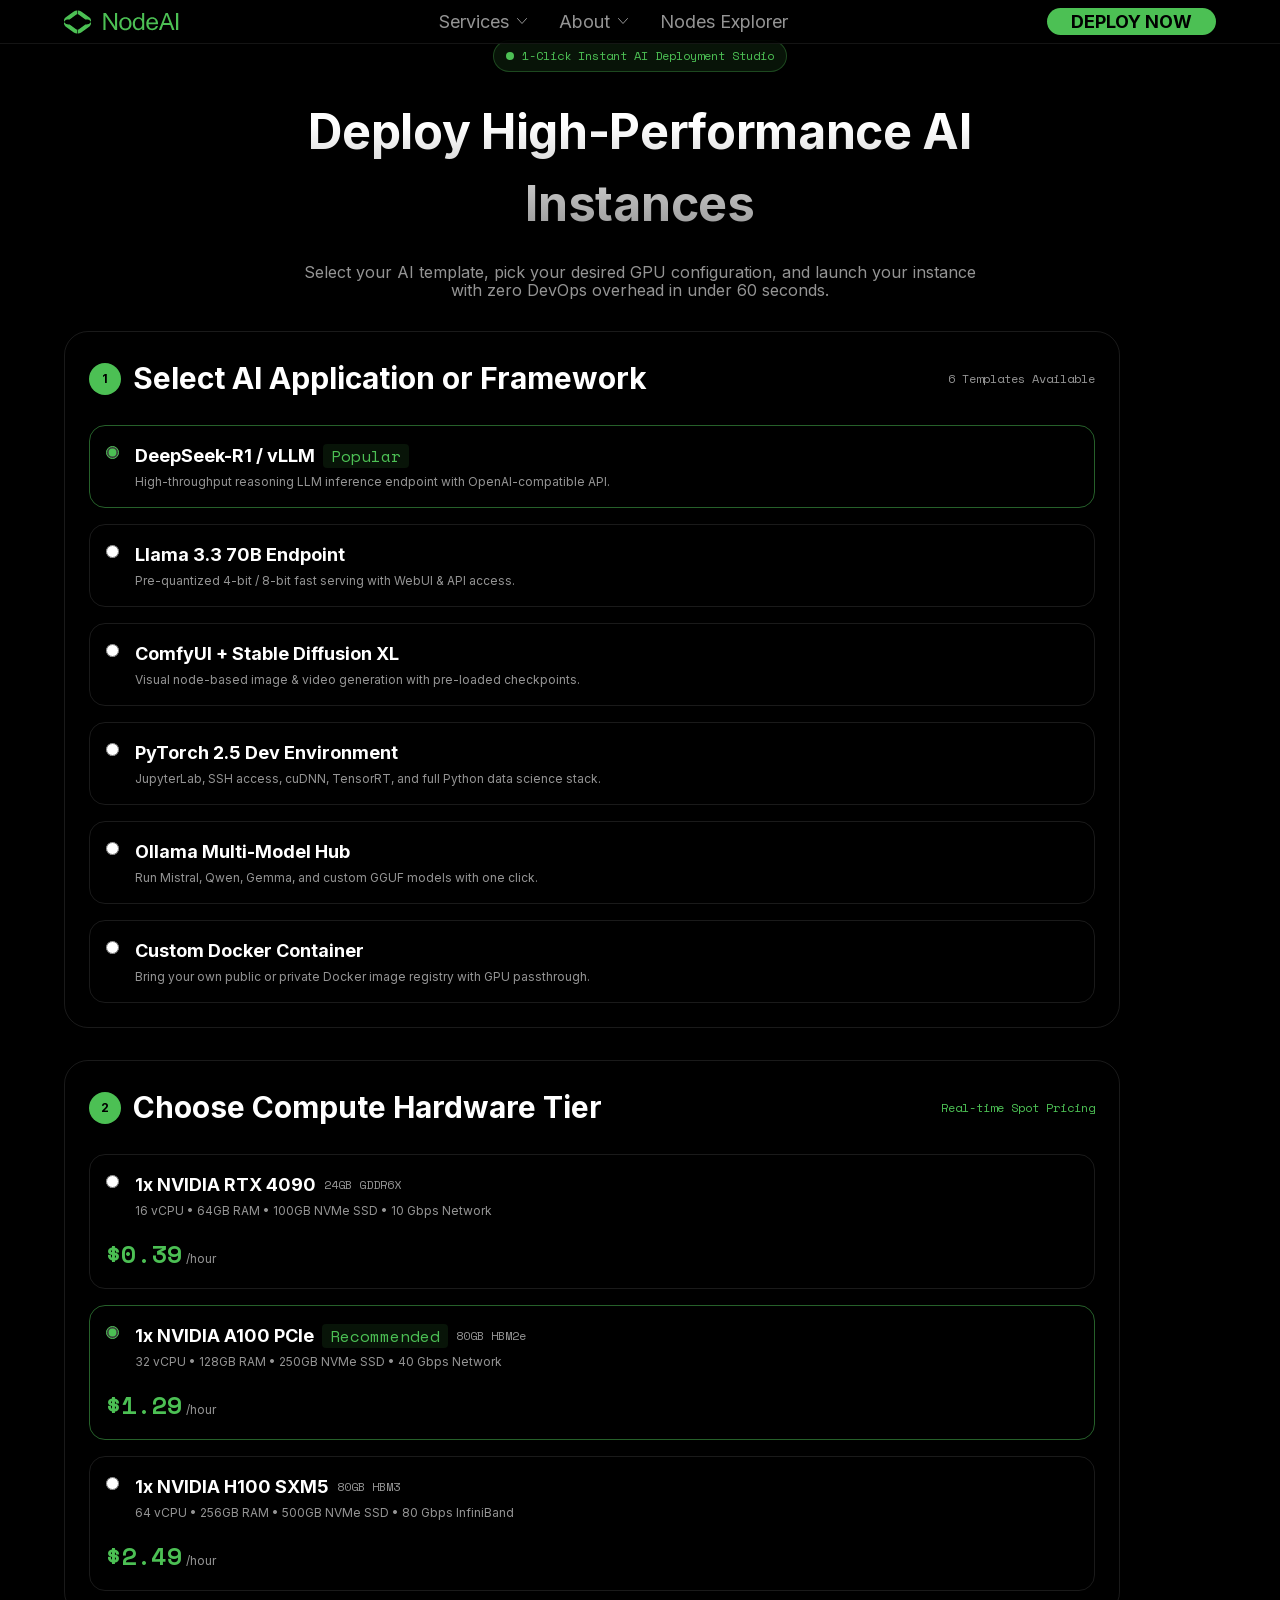
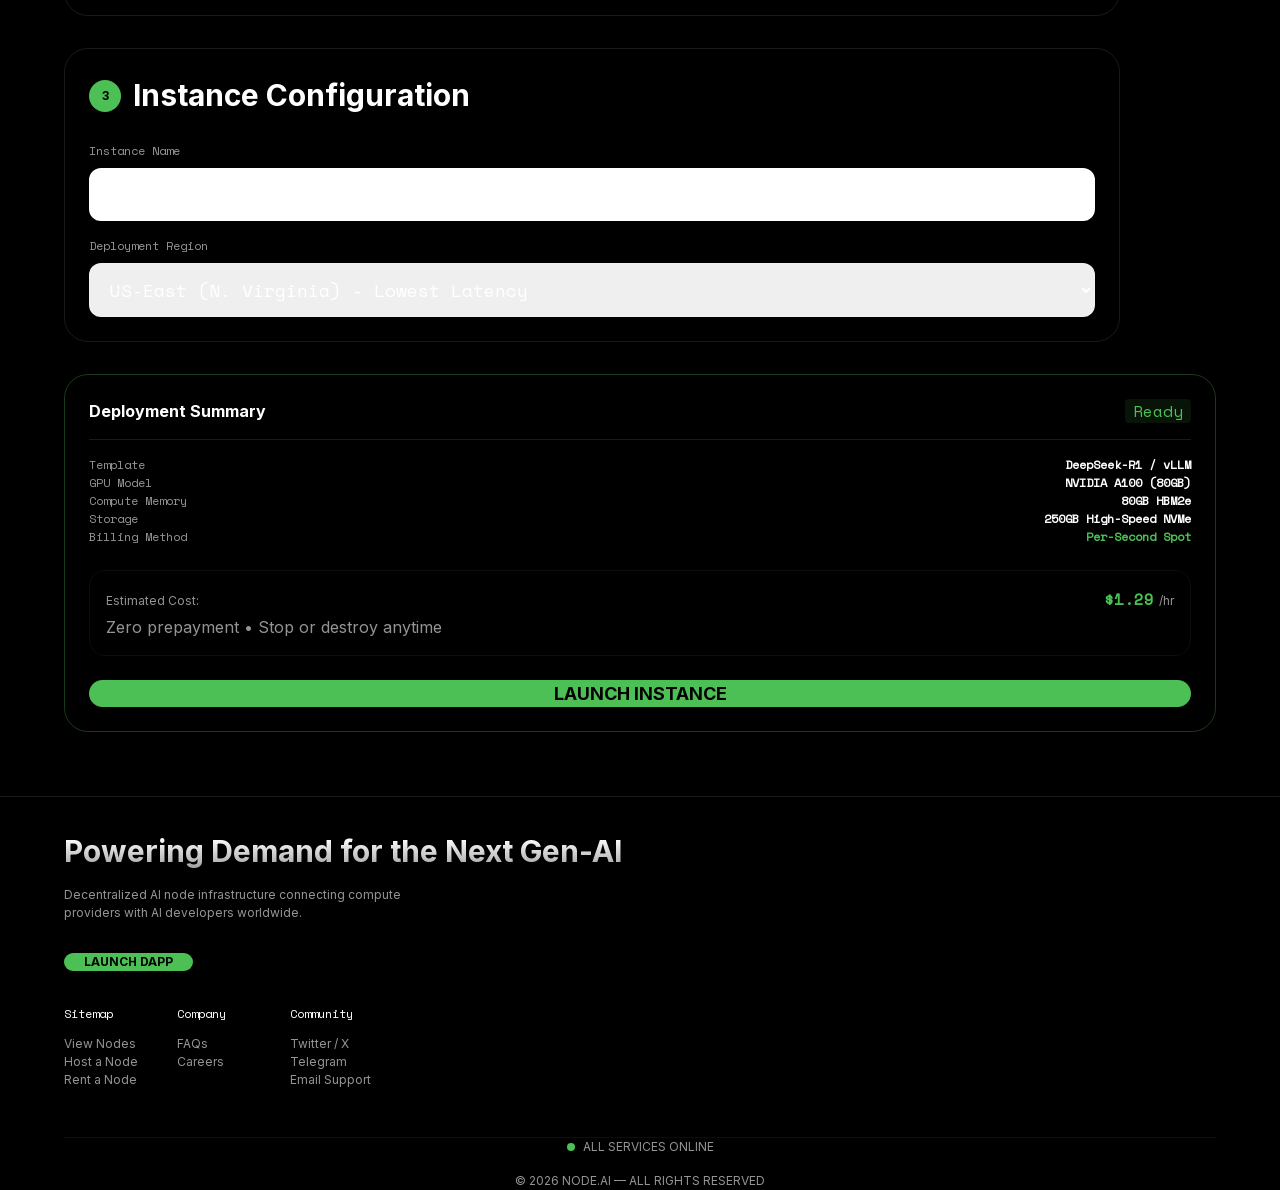
<file: deploy.html>
<!DOCTYPE html>
<html lang="en">
<head>
  <meta charset="utf-8">
  <meta name="viewport" content="width=device-width, initial-scale=1">
  <title>Node AI | Deploy AI Nodes & Compute</title>
  <meta name="description" content="Deploy AI models, LLM inference endpoints, and GPU containers instantly on Node AI decentralized infrastructure. 1-Click PyTorch, vLLM, DeepSeek, and Stable Diffusion.">
  <link rel="icon" href="images/favicon.ico">
  <link rel="stylesheet" href="_next/static/css/c33d1c57a1c0d06e.css">
  <link rel="stylesheet" href="custom.css">
</head>
<body class="bg-black text-white antialiased selection:bg-green selection:text-black">

  <!-- Header Navigation -->
  <header class="fixed top-0 left-0 right-0 w-full z-50 bg-black/80 backdrop-blur-xl border-b border-white/10 px-4 md:px-16 h-20 flex items-center">
    <div class="max-w-1920 w-full mx-auto flex items-center justify-between">
      <a href="index.html" class="flex items-center gap-3">
        <h1 class="inline-flex items-center gap-2">
          <img alt="NodeAI" src="_next/image.url_https_3A_2F_2Fcdn.sanity.io_2Fimages_2F70v0mvvz_2Fproduction_2Fec5d711bbe32bbffa337812f289ac130c83552e4-115x24.svg_3Fh_3D100_26auto_3Dformat_w_640_q_75.svg" class="h-6 w-auto" />
          <span class="sr-only">NodeAI</span>
        </h1>
      </a>

      <!-- Desktop Nav -->
      <nav aria-label="Main navigation" class="hidden lg:flex items-center gap-8">
        <div class="relative group">
          <button class="nav-item flex items-center gap-2 text-sm text-grey hover:text-white transition py-2">
            Services
            <svg width="10" height="7" viewBox="0 0 10 7" fill="none" class="transition-transform duration-300 group-hover:rotate-180"><path d="M0.5 0.5L5 5.5L9.5 0.5" stroke="currentColor" stroke-linecap="round"></path></svg>
          </button>
          <div class="lg:absolute top-full left-0 pt-2 hidden group-hover:block z-50 min-w-[200px]">
            <ul class="bg-[#0c0c0e]/95 border border-white/10 rounded-xl p-3 shadow-2xl backdrop-blur-xl flex flex-col gap-1">
              <li><a href="host.html" class="block px-3 py-2 text-sm text-grey hover:text-green hover:bg-white/5 rounded-lg transition">Host a Node</a></li>
              <li><a href="rent.html" class="block px-3 py-2 text-sm text-grey hover:text-green hover:bg-white/5 rounded-lg transition">Rent a Node</a></li>
              
              
            </ul>
          </div>
        </div>

        <div class="relative group">
          <button class="nav-item flex items-center gap-2 text-sm text-grey hover:text-white transition py-2">
            About
            <svg width="10" height="7" viewBox="0 0 10 7" fill="none" class="transition-transform duration-300 group-hover:rotate-180"><path d="M0.5 0.5L5 5.5L9.5 0.5" stroke="currentColor" stroke-linecap="round"></path></svg>
          </button>
          <div class="lg:absolute top-full left-0 pt-2 hidden group-hover:block z-50 min-w-[200px]">
            <ul class="bg-[#0c0c0e]/95 border border-white/10 rounded-xl p-3 shadow-2xl backdrop-blur-xl flex flex-col gap-1">
              
              <li><a href="faqs.html" class="block px-3 py-2 text-sm text-grey hover:text-green hover:bg-white/5 rounded-lg transition">FAQs</a></li>
              <li><a href="careers.html" class="block px-3 py-2 text-sm text-grey hover:text-green hover:bg-white/5 rounded-lg transition">Careers</a></li>
            </ul>
          </div>
        </div>

        <a href="nodes.html" class="nav-item text-sm text-grey hover:text-white transition py-2">Nodes Explorer</a>
      </nav>

      <!-- Deploy CTA -->
      <div class="flex items-center gap-4">
        <a href="deploy.html" class="bg-green text-black font-semibold text-xs md:text-sm px-6 py-2.5 rounded-full shadow-[0_0_20px_rgba(76,192,84,0.4)] transition duration-300">
          DEPLOY NOW
        </a>
        <button class="p-2 lg:hidden text-white" aria-expanded="false" aria-label="Toggle menu">
          <svg width="24" height="24" fill="none" stroke="currentColor" stroke-width="2"><path d="M4 6h16M4 12h16M4 18h16"></path></svg>
        </button>
      </div>
    </div>
  </header>

  <!-- Main Content -->
  <main class="max-w-1920 mx-auto px-4 md:px-16 pt-28 pb-20">

    <!-- Hero Section -->
    <section class="text-center max-w-4xl mx-auto mb-16">
      <div class="inline-flex items-center gap-2 px-3 py-1.5 rounded-full border border-green/30 bg-green/10 text-green text-xs font-mono uppercase tracking-wider mb-6">
        <span class="w-2 h-2 rounded-full bg-green animate-pulse"></span>
        1-Click Instant AI Deployment Studio
      </div>
      <h1 class="text-4xl md:text-6xl font-bold tracking-tight text-gradient mb-6">
        Deploy High-Performance AI Instances
      </h1>
      <p class="text-grey text-base md:text-lg leading-relaxed max-w-2xl mx-auto">
        Select your AI template, pick your desired GPU configuration, and launch your instance with zero DevOps overhead in under 60 seconds.
      </p>
    </section>

    <!-- Deployment Configuration Workflow Grid -->
    <div class="grid grid-cols-1 lg:grid-cols-12 gap-8 mb-16">

      <!-- Left Column: Step by Step Configurator (8 cols) -->
      <div class="lg:col-span-8 space-y-8">

        <!-- Step 1: Framework / App Template Selection -->
        <div class="p-6 md:p-8 rounded-3xl bg-white/[0.02] border border-white/10">
          <div class="flex items-center justify-between mb-6">
            <div class="flex items-center gap-3">
              <span class="w-8 h-8 rounded-full bg-green text-black font-bold flex items-center justify-center text-xs">1</span>
              <h2 class="text-xl font-bold text-white">Select AI Application or Framework</h2>
            </div>
            <span class="text-xs text-grey font-mono">6 Templates Available</span>
          </div>

          <div class="grid grid-cols-1 md:grid-cols-2 gap-4">

            <!-- Option 1: DeepSeek-R1 / vLLM -->
            <label class="flex items-start gap-4 p-4 rounded-2xl bg-black/60 border border-green/50 cursor-pointer hover:bg-white/5 transition">
              <input type="radio" name="template" value="deepseek" checked class="mt-1 accent-green" />
              <div>
                <div class="flex items-center gap-2 mb-1">
                  <span class="font-bold text-sm text-white">DeepSeek-R1 / vLLM</span>
                  <span class="px-2 py-0.5 rounded text-[10px] font-mono bg-green/10 text-green">Popular</span>
                </div>
                <p class="text-xs text-grey">High-throughput reasoning LLM inference endpoint with OpenAI-compatible API.</p>
              </div>
            </label>

            <!-- Option 2: Llama 3.3 70B -->
            <label class="flex items-start gap-4 p-4 rounded-2xl bg-black/60 border border-white/10 cursor-pointer hover:border-green/40 hover:bg-white/5 transition">
              <input type="radio" name="template" value="llama" class="mt-1 accent-green" />
              <div>
                <div class="flex items-center gap-2 mb-1">
                  <span class="font-bold text-sm text-white">Llama 3.3 70B Endpoint</span>
                </div>
                <p class="text-xs text-grey">Pre-quantized 4-bit / 8-bit fast serving with WebUI & API access.</p>
              </div>
            </label>

            <!-- Option 3: ComfyUI & SDXL -->
            <label class="flex items-start gap-4 p-4 rounded-2xl bg-black/60 border border-white/10 cursor-pointer hover:border-green/40 hover:bg-white/5 transition">
              <input type="radio" name="template" value="comfyui" class="mt-1 accent-green" />
              <div>
                <div class="flex items-center gap-2 mb-1">
                  <span class="font-bold text-sm text-white">ComfyUI + Stable Diffusion XL</span>
                </div>
                <p class="text-xs text-grey">Visual node-based image & video generation with pre-loaded checkpoints.</p>
              </div>
            </label>

            <!-- Option 4: PyTorch 2.5 + CUDA 12.4 -->
            <label class="flex items-start gap-4 p-4 rounded-2xl bg-black/60 border border-white/10 cursor-pointer hover:border-green/40 hover:bg-white/5 transition">
              <input type="radio" name="template" value="pytorch" class="mt-1 accent-green" />
              <div>
                <div class="flex items-center gap-2 mb-1">
                  <span class="font-bold text-sm text-white">PyTorch 2.5 Dev Environment</span>
                </div>
                <p class="text-xs text-grey">JupyterLab, SSH access, cuDNN, TensorRT, and full Python data science stack.</p>
              </div>
            </label>

            <!-- Option 5: Ollama Server -->
            <label class="flex items-start gap-4 p-4 rounded-2xl bg-black/60 border border-white/10 cursor-pointer hover:border-green/40 hover:bg-white/5 transition">
              <input type="radio" name="template" value="ollama" class="mt-1 accent-green" />
              <div>
                <div class="flex items-center gap-2 mb-1">
                  <span class="font-bold text-sm text-white">Ollama Multi-Model Hub</span>
                </div>
                <p class="text-xs text-grey">Run Mistral, Qwen, Gemma, and custom GGUF models with one click.</p>
              </div>
            </label>

            <!-- Option 6: Custom Docker -->
            <label class="flex items-start gap-4 p-4 rounded-2xl bg-black/60 border border-white/10 cursor-pointer hover:border-green/40 hover:bg-white/5 transition">
              <input type="radio" name="template" value="custom" class="mt-1 accent-green" />
              <div>
                <div class="flex items-center gap-2 mb-1">
                  <span class="font-bold text-sm text-white">Custom Docker Container</span>
                </div>
                <p class="text-xs text-grey">Bring your own public or private Docker image registry with GPU passthrough.</p>
              </div>
            </label>

          </div>
        </div>

        <!-- Step 2: GPU Hardware Tier Selection -->
        <div class="p-6 md:p-8 rounded-3xl bg-white/[0.02] border border-white/10">
          <div class="flex items-center justify-between mb-6">
            <div class="flex items-center gap-3">
              <span class="w-8 h-8 rounded-full bg-green text-black font-bold flex items-center justify-center text-xs">2</span>
              <h2 class="text-xl font-bold text-white">Choose Compute Hardware Tier</h2>
            </div>
            <span class="text-xs text-green font-mono">Real-time Spot Pricing</span>
          </div>

          <div class="space-y-4">

            <!-- Tier 1 -->
            <label class="flex flex-col md:flex-row md:items-center justify-between p-4 rounded-2xl bg-black/60 border border-white/10 cursor-pointer hover:border-green/40 hover:bg-white/5 transition gap-4">
              <div class="flex items-start gap-4">
                <input type="radio" name="hardware" value="4090" class="mt-1 accent-green" />
                <div>
                  <div class="flex items-center gap-2">
                    <span class="font-bold text-sm text-white">1x NVIDIA RTX 4090</span>
                    <span class="text-xs font-mono text-grey">24GB GDDR6X</span>
                  </div>
                  <p class="text-xs text-grey mt-1">16 vCPU &bull; 64GB RAM &bull; 100GB NVMe SSD &bull; 10 Gbps Network</p>
                </div>
              </div>
              <div class="text-left md:text-right">
                <span class="text-lg font-bold text-green font-mono">$0.39</span>
                <span class="text-xs text-grey">/hour</span>
              </div>
            </label>

            <!-- Tier 2 -->
            <label class="flex flex-col md:flex-row md:items-center justify-between p-4 rounded-2xl bg-black/60 border border-green/50 cursor-pointer hover:bg-white/5 transition gap-4">
              <div class="flex items-start gap-4">
                <input type="radio" name="hardware" value="a100" checked class="mt-1 accent-green" />
                <div>
                  <div class="flex items-center gap-2">
                    <span class="font-bold text-sm text-white">1x NVIDIA A100 PCIe</span>
                    <span class="px-2 py-0.5 rounded text-[10px] font-mono bg-green/10 text-green">Recommended</span>
                    <span class="text-xs font-mono text-grey">80GB HBM2e</span>
                  </div>
                  <p class="text-xs text-grey mt-1">32 vCPU &bull; 128GB RAM &bull; 250GB NVMe SSD &bull; 40 Gbps Network</p>
                </div>
              </div>
              <div class="text-left md:text-right">
                <span class="text-lg font-bold text-green font-mono">$1.29</span>
                <span class="text-xs text-grey">/hour</span>
              </div>
            </label>

            <!-- Tier 3 -->
            <label class="flex flex-col md:flex-row md:items-center justify-between p-4 rounded-2xl bg-black/60 border border-white/10 cursor-pointer hover:border-green/40 hover:bg-white/5 transition gap-4">
              <div class="flex items-start gap-4">
                <input type="radio" name="hardware" value="h100" class="mt-1 accent-green" />
                <div>
                  <div class="flex items-center gap-2">
                    <span class="font-bold text-sm text-white">1x NVIDIA H100 SXM5</span>
                    <span class="text-xs font-mono text-grey">80GB HBM3</span>
                  </div>
                  <p class="text-xs text-grey mt-1">64 vCPU &bull; 256GB RAM &bull; 500GB NVMe SSD &bull; 80 Gbps InfiniBand</p>
                </div>
              </div>
              <div class="text-left md:text-right">
                <span class="text-lg font-bold text-green font-mono">$2.49</span>
                <span class="text-xs text-grey">/hour</span>
              </div>
            </label>

          </div>
        </div>

        <!-- Step 3: Instance Configuration & Region -->
        <div class="p-6 md:p-8 rounded-3xl bg-white/[0.02] border border-white/10">
          <div class="flex items-center gap-3 mb-6">
            <span class="w-8 h-8 rounded-full bg-green text-black font-bold flex items-center justify-center text-xs">3</span>
            <h2 class="text-xl font-bold text-white">Instance Configuration</h2>
          </div>

          <div class="grid grid-cols-1 md:grid-cols-2 gap-4">
            <div>
              <label class="block text-xs font-mono text-grey uppercase tracking-wider mb-2">Instance Name</label>
              <input type="text" value="node-ai-workspace-1" class="w-full px-4 py-3 rounded-xl bg-black/60 border border-white/10 text-sm text-white focus:outline-none focus:border-green font-mono" />
            </div>
            <div>
              <label class="block text-xs font-mono text-grey uppercase tracking-wider mb-2">Deployment Region</label>
              <select class="w-full px-4 py-3 rounded-xl bg-black/60 border border-white/10 text-sm text-white focus:outline-none focus:border-green font-mono">
                <option>US-East (N. Virginia) - Lowest Latency</option>
                <option>US-West (Oregon)</option>
                <option>EU-Central (Frankfurt)</option>
                <option>AP-East (Tokyo)</option>
              </select>
            </div>
          </div>
        </div>

      </div>

      <!-- Right Column: Deployment Summary & Terminal Preview (4 cols) -->
      <div class="lg:col-span-4 space-y-6">

        <!-- Live Summary Card -->
        <div class="p-6 rounded-3xl bg-white/[0.02] border border-green/30 backdrop-blur-xl sticky top-28">
          <div class="flex items-center justify-between pb-4 border-b border-white/10 mb-4">
            <h3 class="text-base font-bold text-white">Deployment Summary</h3>
            <span class="px-2 py-0.5 rounded text-[10px] font-mono bg-green/10 text-green">Ready</span>
          </div>

          <div class="space-y-3 text-xs font-mono mb-6">
            <div class="flex justify-between">
              <span class="text-grey">Template</span>
              <span class="text-white font-semibold">DeepSeek-R1 / vLLM</span>
            </div>
            <div class="flex justify-between">
              <span class="text-grey">GPU Model</span>
              <span class="text-white font-semibold">NVIDIA A100 (80GB)</span>
            </div>
            <div class="flex justify-between">
              <span class="text-grey">Compute Memory</span>
              <span class="text-white font-semibold">80GB HBM2e</span>
            </div>
            <div class="flex justify-between">
              <span class="text-grey">Storage</span>
              <span class="text-white font-semibold">250GB High-Speed NVMe</span>
            </div>
            <div class="flex justify-between">
              <span class="text-grey">Billing Method</span>
              <span class="text-green font-semibold">Per-Second Spot</span>
            </div>
          </div>

          <div class="p-4 rounded-2xl bg-black/80 border border-white/5 mb-6">
            <div class="flex justify-between items-baseline mb-1">
              <span class="text-xs text-grey">Estimated Cost:</span>
              <div class="text-right">
                <span class="text-3xl font-bold text-green font-mono">$1.29</span>
                <span class="text-xs text-grey">/hr</span>
              </div>
            </div>
            <span class="text-[10px] text-grey block">Zero prepayment &bull; Stop or destroy anytime</span>
          </div>

          <button id="deploy-btn" class="w-full py-3.5 rounded-2xl bg-green text-black font-bold text-sm hover:shadow-[0_0_25px_rgba(76,192,84,0.6)] transition-all duration-300 transform active:scale-95 flex items-center justify-center gap-2">
            LAUNCH INSTANCE
          </button>

          <!-- Interactive Terminal Status Preview -->
          <div id="terminal-box" class="mt-6 p-4 rounded-xl bg-black border border-white/10 text-[11px] font-mono text-grey space-y-1 hidden">
            <div class="flex items-center gap-1.5 pb-2 border-b border-white/10 mb-2 text-white">
              <span class="w-2.5 h-2.5 rounded-full bg-green/80 animate-ping"></span>
              <span>Deployment Progress</span>
            </div>
            <div class="text-green">&gt; Initializing secure enclave... [OK]</div>
            <div class="text-green">&gt; Allocating NVIDIA A100 GPU... [OK]</div>
            <div class="text-green">&gt; Mounting 250GB NVMe storage... [OK]</div>
            <div class="text-white animate-pulse">&gt; Pulling vLLM container weights... [74%]</div>
          </div>
        </div>

      </div>

    </div>

  </main>

  <!-- Footer -->
  <footer class="max-w-1920 mx-auto px-4 md:px-16 pt-12 pb-8 border-t border-white/10 text-grey text-sm">
    <div class="flex flex-col md:flex-row items-start justify-between gap-8 mb-12">
      <div>
        <h4 class="text-gradient text-xl font-bold mb-3">Powering Demand for the Next Gen-AI</h4>
        <p class="text-xs text-grey max-w-sm mb-6">Decentralized AI node infrastructure connecting compute providers with AI developers worldwide.</p>
        <a href="deploy.html" class="inline-flex items-center gap-2 bg-green text-black font-semibold text-xs px-5 py-2.5 rounded-full hover:shadow-[0_0_15px_rgba(76,192,84,0.4)] transition">
          LAUNCH DAPP
        </a>
      </div>

      <div class="grid grid-cols-2 md:grid-cols-3 gap-8">
        <div>
          <span class="text-white text-xs font-mono uppercase tracking-wider block mb-3">Sitemap</span>
          <ul class="space-y-2 text-xs">
            <li><a href="nodes.html" class="hover:text-green transition">View Nodes</a></li>
            <li><a href="host.html" class="hover:text-green transition">Host a Node</a></li>
            <li><a href="rent.html" class="hover:text-green transition">Rent a Node</a></li>
          </ul>
        </div>
        <div>
          <span class="text-white text-xs font-mono uppercase tracking-wider block mb-3">Company</span>
          <ul class="space-y-2 text-xs">
            
            <li><a href="faqs.html" class="hover:text-green transition">FAQs</a></li>
            <li><a href="careers.html" class="hover:text-green transition">Careers</a></li>
          </ul>
        </div>
        <div>
          <span class="text-white text-xs font-mono uppercase tracking-wider block mb-3">Community</span>
          <ul class="space-y-2 text-xs">
            <li><a href="https://twitter.com/NodeAIETH" target="_blank" class="hover:text-green transition">Twitter / X</a></li>
            <li><a href="https://t.me/nodeaieth" target="_blank" class="hover:text-green transition">Telegram</a></li>
            <li><a href="mailto:hello@nodes.ai" class="hover:text-green transition">Email Support</a></li>
          </ul>
        </div>
      </div>
    </div>

    <div class="flex flex-col md:flex-row items-center justify-between pt-6 border-t border-white/5 text-xs text-grey gap-4">
      <div class="flex items-center gap-2">
        <span class="w-2 h-2 rounded-full bg-green"></span>
        <span>ALL SERVICES ONLINE</span>
      </div>
      <span>&copy; 2026 NODE.AI — ALL RIGHTS RESERVED</span>
    </div>
  </footer>

  <script src="custom.js"></script>
</body>
</html>
</file>
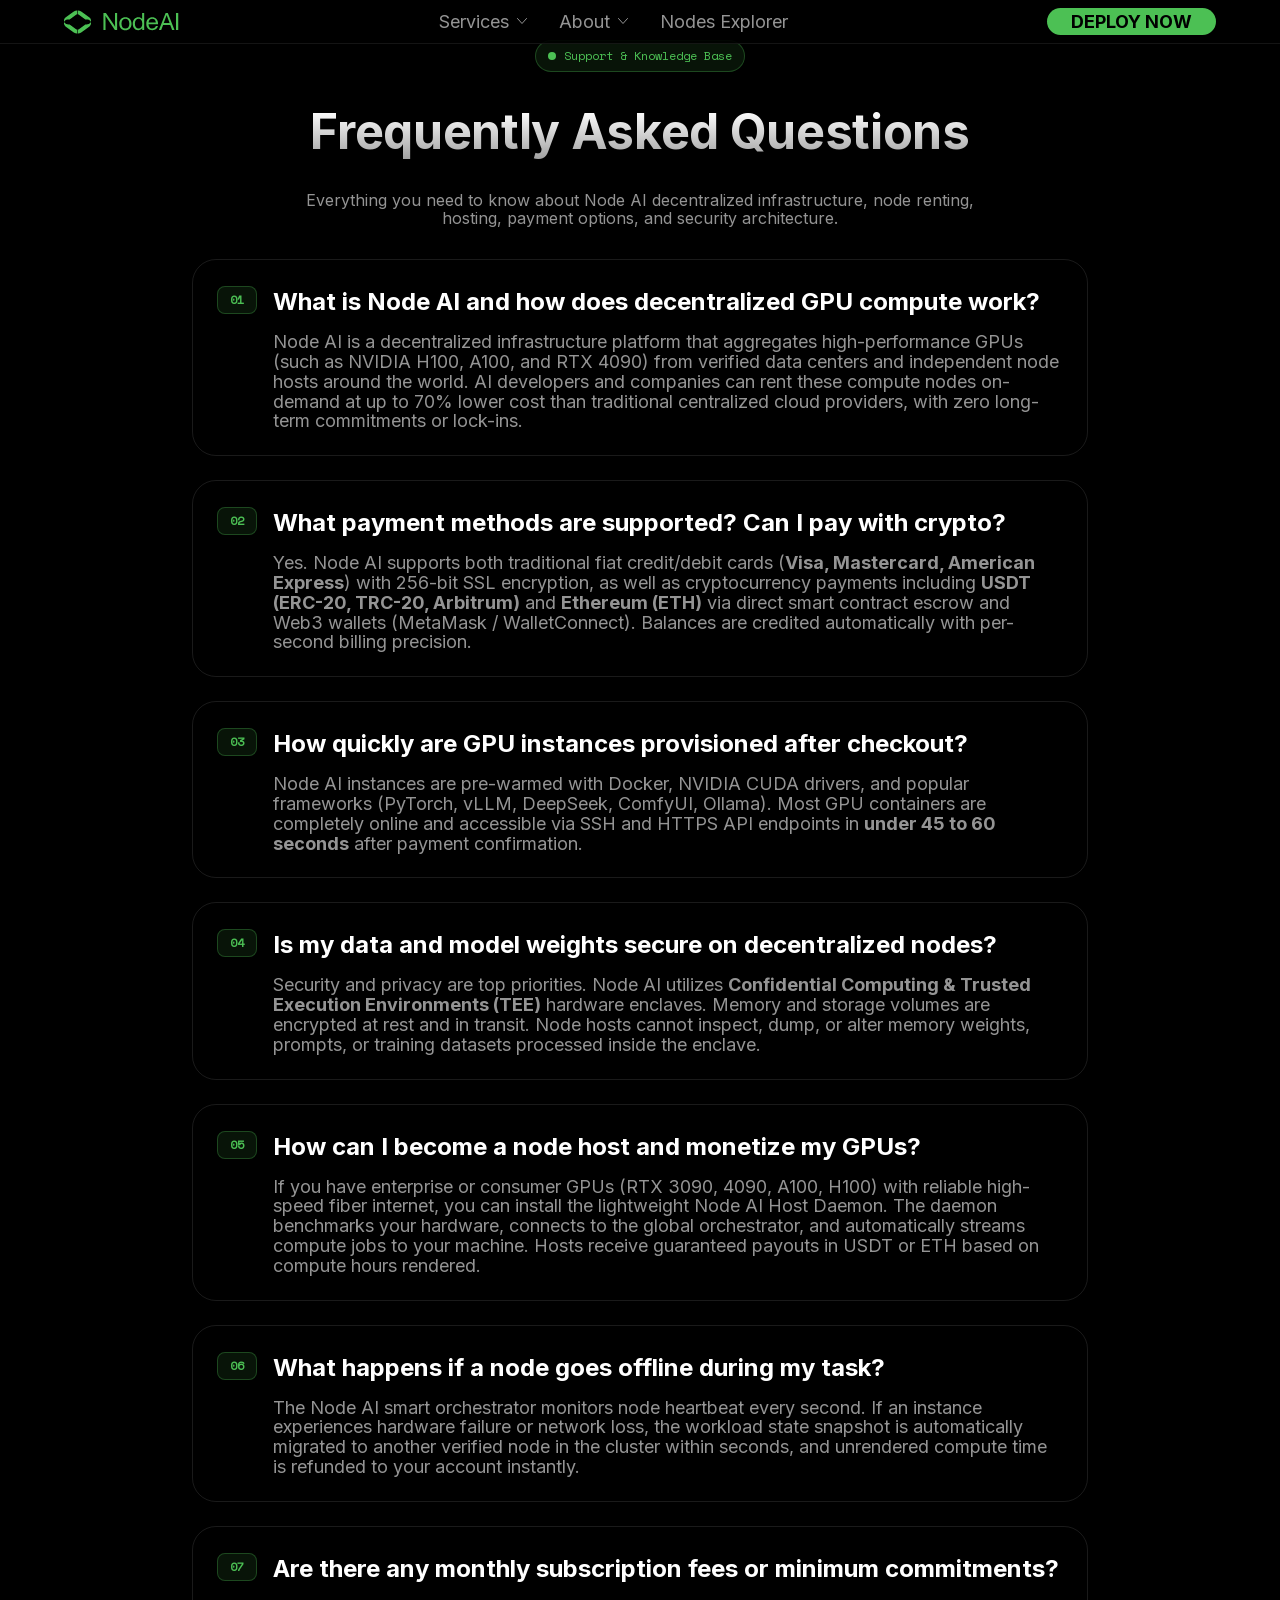
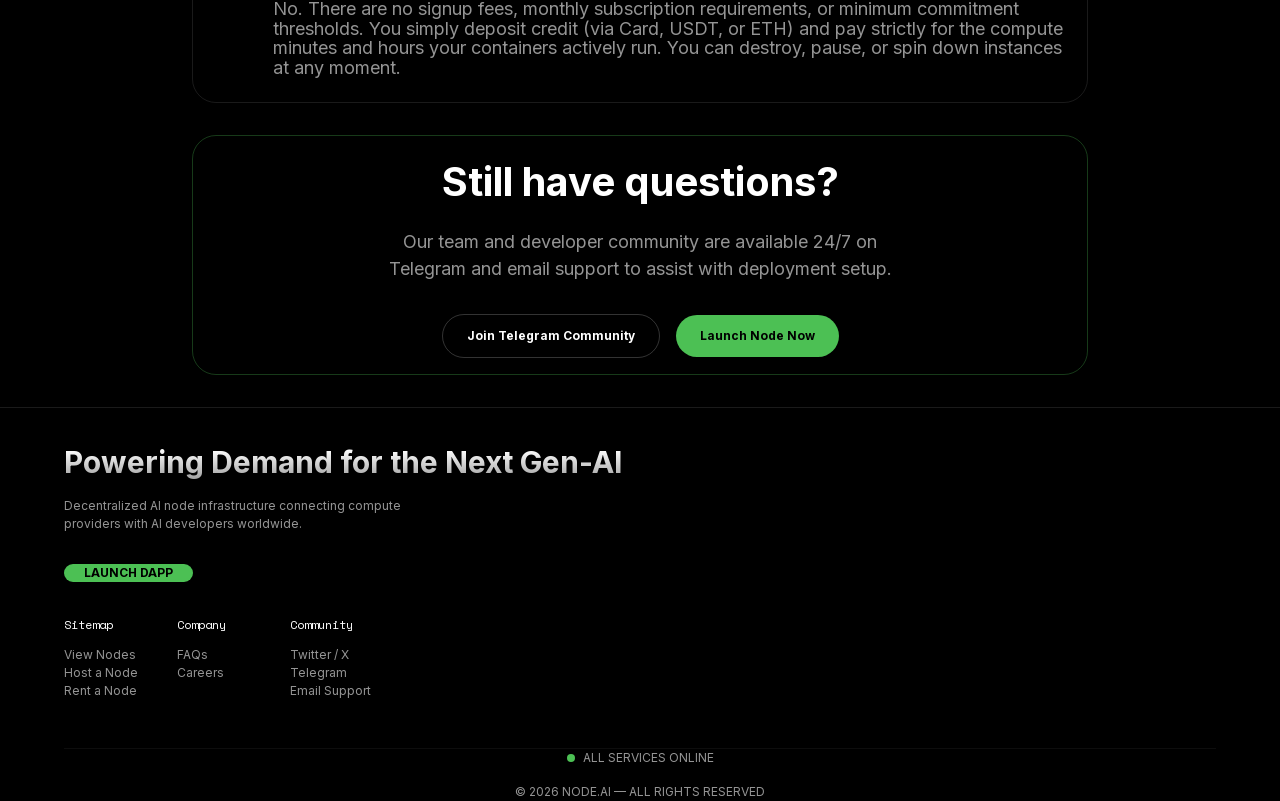
<file: faqs.html>
<!DOCTYPE html>
<html lang="en">
<head>
  <meta charset="utf-8">
  <meta name="viewport" content="width=device-width, initial-scale=1">
  <title>Node AI | Frequently Asked Questions</title>
  <meta name="description" content="Frequently Asked Questions about Node AI, GPU node hosting, renting compute, crypto & card payments, and confidential AI model execution.">
  <link rel="icon" href="images/favicon.ico">
  <link rel="stylesheet" href="_next/static/css/c33d1c57a1c0d06e.css">
  <link rel="stylesheet" href="custom.css">
</head>
<body class="bg-black text-white antialiased selection:bg-green selection:text-black">

  <!-- Header Navigation -->
  <header class="fixed top-0 left-0 right-0 w-full z-50 bg-black/80 backdrop-blur-xl border-b border-white/10 px-4 md:px-16 h-20 flex items-center">
    <div class="max-w-1920 w-full mx-auto flex items-center justify-between">
      <a href="index.html" class="flex items-center gap-3">
        <h1 class="inline-flex items-center gap-2">
          <img alt="NodeAI" src="_next/image.url_https_3A_2F_2Fcdn.sanity.io_2Fimages_2F70v0mvvz_2Fproduction_2Fec5d711bbe32bbffa337812f289ac130c83552e4-115x24.svg_3Fh_3D100_26auto_3Dformat_w_640_q_75.svg" class="h-6 w-auto" />
          <span class="sr-only">NodeAI</span>
        </h1>
      </a>

      <!-- Desktop Nav -->
      <nav aria-label="Main navigation" class="hidden lg:flex items-center gap-8">
        <div class="relative group">
          <button class="nav-item flex items-center gap-2 text-sm text-grey hover:text-white transition py-2">
            Services
            <svg width="10" height="7" viewBox="0 0 10 7" fill="none" class="transition-transform duration-300 group-hover:rotate-180"><path d="M0.5 0.5L5 5.5L9.5 0.5" stroke="currentColor" stroke-linecap="round"></path></svg>
          </button>
          <div class="lg:absolute top-full left-0 pt-2 hidden group-hover:block z-50 min-w-[200px]">
            <ul class="bg-[#0c0c0e]/95 border border-white/10 rounded-xl p-3 shadow-2xl backdrop-blur-xl flex flex-col gap-1">
              <li><a href="host.html" class="block px-3 py-2 text-sm text-grey hover:text-green hover:bg-white/5 rounded-lg transition">Host a Node</a></li>
              <li><a href="rent.html" class="block px-3 py-2 text-sm text-grey hover:text-green hover:bg-white/5 rounded-lg transition">Rent a Node</a></li>
            </ul>
          </div>
        </div>

        <div class="relative group">
          <button class="nav-item flex items-center gap-2 text-sm text-grey hover:text-white transition py-2">
            About
            <svg width="10" height="7" viewBox="0 0 10 7" fill="none" class="transition-transform duration-300 group-hover:rotate-180"><path d="M0.5 0.5L5 5.5L9.5 0.5" stroke="currentColor" stroke-linecap="round"></path></svg>
          </button>
          <div class="lg:absolute top-full left-0 pt-2 hidden group-hover:block z-50 min-w-[200px]">
            <ul class="bg-[#0c0c0e]/95 border border-white/10 rounded-xl p-3 shadow-2xl backdrop-blur-xl flex flex-col gap-1">
              
              <li><a href="faqs.html" class="block px-3 py-2 text-sm text-green hover:bg-white/5 rounded-lg transition font-medium">FAQs</a></li>
              <li><a href="careers.html" class="block px-3 py-2 text-sm text-grey hover:text-green hover:bg-white/5 rounded-lg transition">Careers</a></li>
            </ul>
          </div>
        </div>

        <a href="nodes.html" class="nav-item text-sm text-grey hover:text-white transition py-2">Nodes Explorer</a>
      </nav>

      <!-- Deploy CTA -->
      <div class="flex items-center gap-4">
        <a href="deploy.html" class="bg-green text-black font-semibold text-xs md:text-sm px-6 py-2.5 rounded-full hover:shadow-[0_0_20px_rgba(76,192,84,0.5)] transition duration-300">
          DEPLOY NOW
        </a>
        <button class="p-2 lg:hidden text-white" aria-expanded="false" aria-label="Toggle menu">
          <svg width="24" height="24" fill="none" stroke="currentColor" stroke-width="2"><path d="M4 6h16M4 12h16M4 18h16"></path></svg>
        </button>
      </div>
    </div>
  </header>

  <!-- Main Content -->
  <main class="max-w-1920 mx-auto px-4 md:px-16 pt-28 pb-20">

    <!-- Hero Section -->
    <section class="text-center max-w-4xl mx-auto mb-16">
      <div class="inline-flex items-center gap-2 px-3 py-1.5 rounded-full border border-green/30 bg-green/10 text-green text-xs font-mono uppercase tracking-wider mb-6">
        <span class="w-2 h-2 rounded-full bg-green animate-pulse"></span>
        Support &amp; Knowledge Base
      </div>
      <h1 class="text-4xl md:text-6xl font-bold tracking-tight text-gradient mb-6">
        Frequently Asked Questions
      </h1>
      <p class="text-grey text-base md:text-lg leading-relaxed max-w-2xl mx-auto">
        Everything you need to know about Node AI decentralized infrastructure, node renting, hosting, payment options, and security architecture.
      </p>
    </section>

    <!-- FAQ Cards Grid -->
    <div class="max-w-4xl mx-auto space-y-6">

      <!-- Question 1 -->
      <div class="p-6 md:p-8 rounded-3xl bg-white/[0.02] border border-white/10 hover:border-green/40 transition-all duration-300">
        <div class="flex items-start gap-4">
          <span class="px-3 py-1 rounded-lg bg-green/10 border border-green/30 text-green font-mono text-xs font-bold flex-shrink-0 mt-0.5">01</span>
          <div>
            <h3 class="text-lg md:text-xl font-bold text-white mb-3">What is Node AI and how does decentralized GPU compute work?</h3>
            <p class="text-grey text-sm md:text-base leading-relaxed">
              Node AI is a decentralized infrastructure platform that aggregates high-performance GPUs (such as NVIDIA H100, A100, and RTX 4090) from verified data centers and independent node hosts around the world. AI developers and companies can rent these compute nodes on-demand at up to 70% lower cost than traditional centralized cloud providers, with zero long-term commitments or lock-ins.
            </p>
          </div>
        </div>
      </div>

      <!-- Question 2 -->
      <div class="p-6 md:p-8 rounded-3xl bg-white/[0.02] border border-white/10 hover:border-green/40 transition-all duration-300">
        <div class="flex items-start gap-4">
          <span class="px-3 py-1 rounded-lg bg-green/10 border border-green/30 text-green font-mono text-xs font-bold flex-shrink-0 mt-0.5">02</span>
          <div>
            <h3 class="text-lg md:text-xl font-bold text-white mb-3">What payment methods are supported? Can I pay with crypto?</h3>
            <p class="text-grey text-sm md:text-base leading-relaxed">
              Yes. Node AI supports both traditional fiat credit/debit cards (<strong>Visa, Mastercard, American Express</strong>) with 256-bit SSL encryption, as well as cryptocurrency payments including <strong>USDT (ERC-20, TRC-20, Arbitrum)</strong> and <strong>Ethereum (ETH)</strong> via direct smart contract escrow and Web3 wallets (MetaMask / WalletConnect). Balances are credited automatically with per-second billing precision.
            </p>
          </div>
        </div>
      </div>

      <!-- Question 3 -->
      <div class="p-6 md:p-8 rounded-3xl bg-white/[0.02] border border-white/10 hover:border-green/40 transition-all duration-300">
        <div class="flex items-start gap-4">
          <span class="px-3 py-1 rounded-lg bg-green/10 border border-green/30 text-green font-mono text-xs font-bold flex-shrink-0 mt-0.5">03</span>
          <div>
            <h3 class="text-lg md:text-xl font-bold text-white mb-3">How quickly are GPU instances provisioned after checkout?</h3>
            <p class="text-grey text-sm md:text-base leading-relaxed">
              Node AI instances are pre-warmed with Docker, NVIDIA CUDA drivers, and popular frameworks (PyTorch, vLLM, DeepSeek, ComfyUI, Ollama). Most GPU containers are completely online and accessible via SSH and HTTPS API endpoints in <strong>under 45 to 60 seconds</strong> after payment confirmation.
            </p>
          </div>
        </div>
      </div>

      <!-- Question 4 -->
      <div class="p-6 md:p-8 rounded-3xl bg-white/[0.02] border border-white/10 hover:border-green/40 transition-all duration-300">
        <div class="flex items-start gap-4">
          <span class="px-3 py-1 rounded-lg bg-green/10 border border-green/30 text-green font-mono text-xs font-bold flex-shrink-0 mt-0.5">04</span>
          <div>
            <h3 class="text-lg md:text-xl font-bold text-white mb-3">Is my data and model weights secure on decentralized nodes?</h3>
            <p class="text-grey text-sm md:text-base leading-relaxed">
              Security and privacy are top priorities. Node AI utilizes <strong>Confidential Computing &amp; Trusted Execution Environments (TEE)</strong> hardware enclaves. Memory and storage volumes are encrypted at rest and in transit. Node hosts cannot inspect, dump, or alter memory weights, prompts, or training datasets processed inside the enclave.
            </p>
          </div>
        </div>
      </div>

      <!-- Question 5 -->
      <div class="p-6 md:p-8 rounded-3xl bg-white/[0.02] border border-white/10 hover:border-green/40 transition-all duration-300">
        <div class="flex items-start gap-4">
          <span class="px-3 py-1 rounded-lg bg-green/10 border border-green/30 text-green font-mono text-xs font-bold flex-shrink-0 mt-0.5">05</span>
          <div>
            <h3 class="text-lg md:text-xl font-bold text-white mb-3">How can I become a node host and monetize my GPUs?</h3>
            <p class="text-grey text-sm md:text-base leading-relaxed">
              If you have enterprise or consumer GPUs (RTX 3090, 4090, A100, H100) with reliable high-speed fiber internet, you can install the lightweight Node AI Host Daemon. The daemon benchmarks your hardware, connects to the global orchestrator, and automatically streams compute jobs to your machine. Hosts receive guaranteed payouts in USDT or ETH based on compute hours rendered.
            </p>
          </div>
        </div>
      </div>

      <!-- Question 6 -->
      <div class="p-6 md:p-8 rounded-3xl bg-white/[0.02] border border-white/10 hover:border-green/40 transition-all duration-300">
        <div class="flex items-start gap-4">
          <span class="px-3 py-1 rounded-lg bg-green/10 border border-green/30 text-green font-mono text-xs font-bold flex-shrink-0 mt-0.5">06</span>
          <div>
            <h3 class="text-lg md:text-xl font-bold text-white mb-3">What happens if a node goes offline during my task?</h3>
            <p class="text-grey text-sm md:text-base leading-relaxed">
              The Node AI smart orchestrator monitors node heartbeat every second. If an instance experiences hardware failure or network loss, the workload state snapshot is automatically migrated to another verified node in the cluster within seconds, and unrendered compute time is refunded to your account instantly.
            </p>
          </div>
        </div>
      </div>

      <!-- Question 7 -->
      <div class="p-6 md:p-8 rounded-3xl bg-white/[0.02] border border-white/10 hover:border-green/40 transition-all duration-300">
        <div class="flex items-start gap-4">
          <span class="px-3 py-1 rounded-lg bg-green/10 border border-green/30 text-green font-mono text-xs font-bold flex-shrink-0 mt-0.5">07</span>
          <div>
            <h3 class="text-lg md:text-xl font-bold text-white mb-3">Are there any monthly subscription fees or minimum commitments?</h3>
            <p class="text-grey text-sm md:text-base leading-relaxed">
              No. There are no signup fees, monthly subscription requirements, or minimum commitment thresholds. You simply deposit credit (via Card, USDT, or ETH) and pay strictly for the compute minutes and hours your containers actively run. You can destroy, pause, or spin down instances at any moment.
            </p>
          </div>
        </div>
      </div>

    </div>

    <!-- CTA Section -->
    <section class="max-w-4xl mx-auto mt-16 p-8 md:p-12 rounded-3xl bg-gradient-to-b from-white/[0.04] to-transparent border border-green/30 text-center">
      <h2 class="text-2xl md:text-3xl font-bold text-white mb-4">Still have questions?</h2>
      <p class="text-grey text-sm max-w-lg mx-auto mb-8">Our team and developer community are available 24/7 on Telegram and email support to assist with deployment setup.</p>
      <div class="flex flex-wrap items-center justify-center gap-4">
        <a href="https://t.me/nodeaieth" target="_blank" class="px-6 py-3 rounded-full bg-white/10 hover:bg-white/20 border border-white/20 text-white font-semibold text-xs transition">
          Join Telegram Community
        </a>
        <a href="deploy.html" class="px-6 py-3 rounded-full bg-green text-black font-semibold text-xs hover:shadow-[0_0_20px_rgba(76,192,84,0.5)] transition">
          Launch Node Now
        </a>
      </div>
    </section>

  </main>

  <!-- Footer -->
  <footer class="max-w-1920 mx-auto px-4 md:px-16 pt-12 pb-8 border-t border-white/10 text-grey text-sm">
    <div class="flex flex-col md:flex-row items-start justify-between gap-8 mb-12">
      <div>
        <h4 class="text-gradient text-xl font-bold mb-3">Powering Demand for the Next Gen-AI</h4>
        <p class="text-xs text-grey max-w-sm mb-6">Decentralized AI node infrastructure connecting compute providers with AI developers worldwide.</p>
        <a href="deploy.html" class="inline-flex items-center gap-2 bg-green text-black font-semibold text-xs px-5 py-2.5 rounded-full hover:shadow-[0_0_15px_rgba(76,192,84,0.4)] transition">
          LAUNCH DAPP
        </a>
      </div>

      <div class="grid grid-cols-2 md:grid-cols-3 gap-8">
        <div>
          <span class="text-white text-xs font-mono uppercase tracking-wider block mb-3">Sitemap</span>
          <ul class="space-y-2 text-xs">
            <li><a href="nodes.html" class="hover:text-green transition">View Nodes</a></li>
            <li><a href="host.html" class="hover:text-green transition">Host a Node</a></li>
            <li><a href="rent.html" class="hover:text-green transition">Rent a Node</a></li>
          </ul>
        </div>
        <div>
          <span class="text-white text-xs font-mono uppercase tracking-wider block mb-3">Company</span>
          <ul class="space-y-2 text-xs">
            
            <li><a href="faqs.html" class="hover:text-green transition">FAQs</a></li>
            <li><a href="careers.html" class="hover:text-green transition">Careers</a></li>
          </ul>
        </div>
        <div>
          <span class="text-white text-xs font-mono uppercase tracking-wider block mb-3">Community</span>
          <ul class="space-y-2 text-xs">
            <li><a href="https://twitter.com/NodeAIETH" target="_blank" class="hover:text-green transition">Twitter / X</a></li>
            <li><a href="https://t.me/nodeaieth" target="_blank" class="hover:text-green transition">Telegram</a></li>
            <li><a href="mailto:hello@nodes.ai" class="hover:text-green transition">Email Support</a></li>
          </ul>
        </div>
      </div>
    </div>

    <div class="flex flex-col md:flex-row items-center justify-between pt-6 border-t border-white/5 text-xs text-grey gap-4">
      <div class="flex items-center gap-2">
        <span class="w-2 h-2 rounded-full bg-green"></span>
        <span>ALL SERVICES ONLINE</span>
      </div>
      <span>&copy; 2026 NODE.AI — ALL RIGHTS RESERVED</span>
    </div>
  </footer>

  <script src="custom.js"></script>
</body>
</html>
</file>
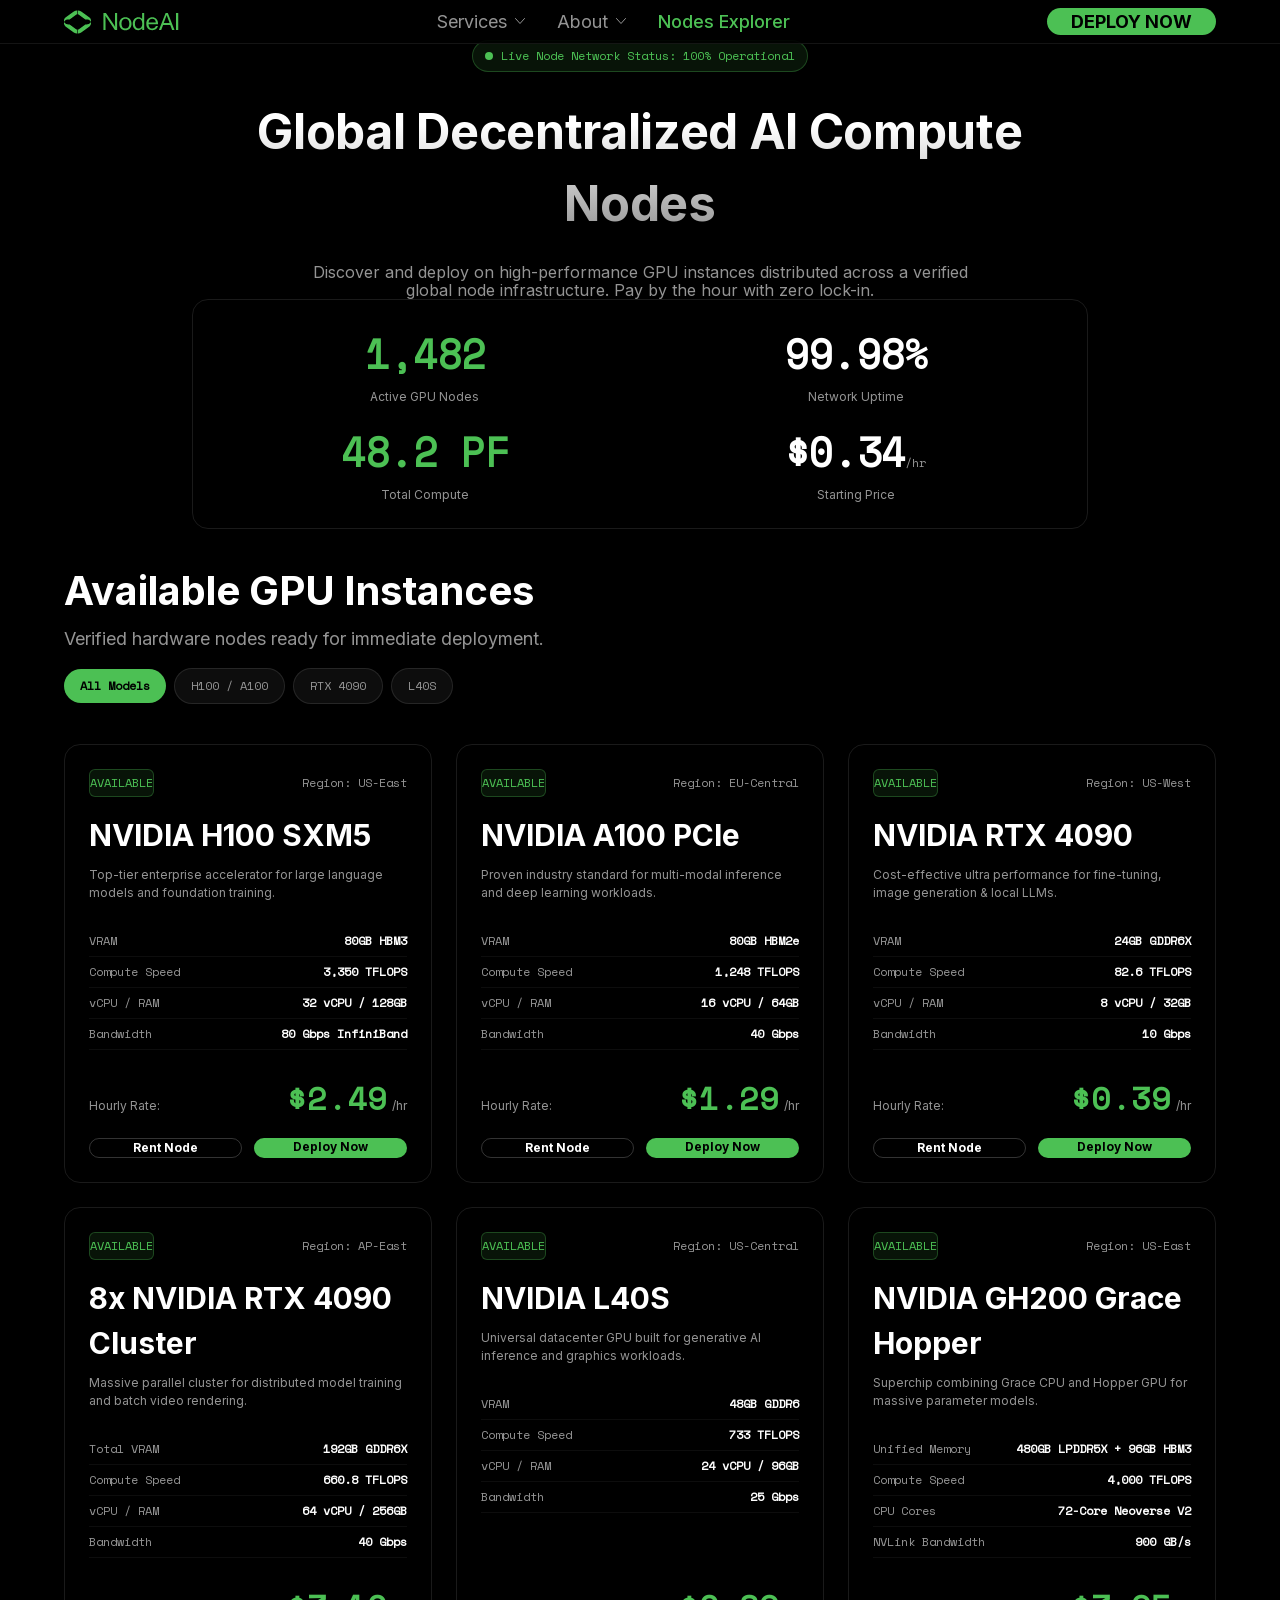
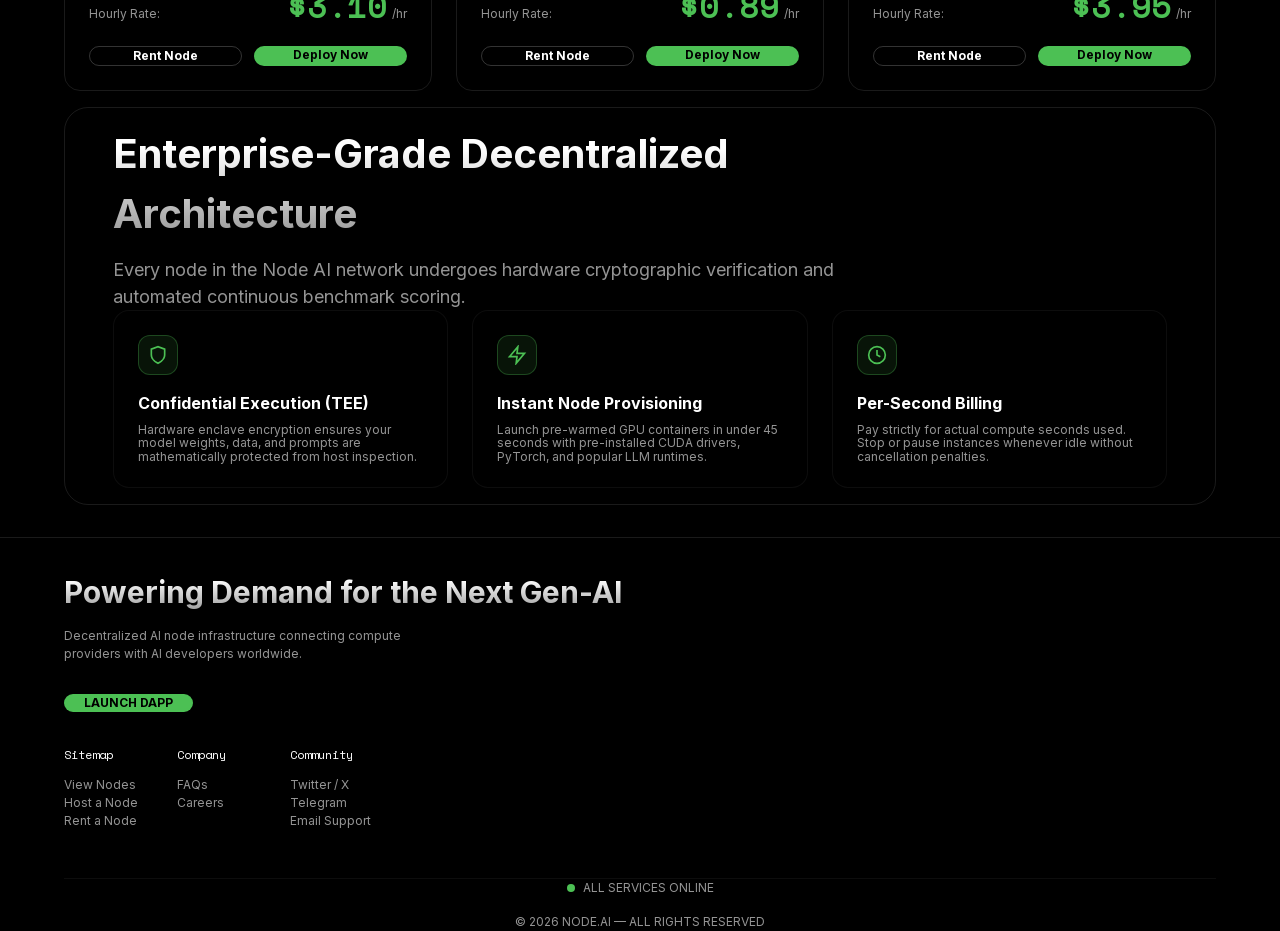
<file: nodes.html>
<!DOCTYPE html>
<html lang="en">
<head>
  <meta charset="utf-8">
  <meta name="viewport" content="width=device-width, initial-scale=1">
  <title>Node AI | View Nodes & Global GPU Network</title>
  <meta name="description" content="Browse and rent high-performance GPU nodes on Node AI's decentralized network. NVIDIA H100, A100, RTX 4090 ready for instant AI deployment.">
  <link rel="icon" href="images/favicon.ico">
  <link rel="stylesheet" href="_next/static/css/c33d1c57a1c0d06e.css">
  <link rel="stylesheet" href="custom.css">
</head>
<body class="bg-black text-white antialiased selection:bg-green selection:text-black">

  <!-- Header Navigation -->
  <header class="fixed top-0 left-0 right-0 w-full z-50 bg-black/80 backdrop-blur-xl border-b border-white/10 px-4 md:px-16 h-20 flex items-center">
    <div class="max-w-1920 w-full mx-auto flex items-center justify-between">
      <a href="index.html" class="flex items-center gap-3">
        <h1 class="inline-flex items-center gap-2">
          <img alt="NodeAI" src="_next/image.url_https_3A_2F_2Fcdn.sanity.io_2Fimages_2F70v0mvvz_2Fproduction_2Fec5d711bbe32bbffa337812f289ac130c83552e4-115x24.svg_3Fh_3D100_26auto_3Dformat_w_640_q_75.svg" class="h-6 w-auto" />
          <span class="sr-only">NodeAI</span>
        </h1>
      </a>

      <!-- Desktop Nav -->
      <nav aria-label="Main navigation" class="hidden lg:flex items-center gap-8">
        <div class="relative group">
          <button class="nav-item flex items-center gap-2 text-sm text-grey hover:text-white transition py-2">
            Services
            <svg width="10" height="7" viewBox="0 0 10 7" fill="none" class="transition-transform duration-300 group-hover:rotate-180"><path d="M0.5 0.5L5 5.5L9.5 0.5" stroke="currentColor" stroke-linecap="round"></path></svg>
          </button>
          <div class="lg:absolute top-full left-0 pt-2 hidden group-hover:block z-50 min-w-[200px]">
            <ul class="bg-[#0c0c0e]/95 border border-white/10 rounded-xl p-3 shadow-2xl backdrop-blur-xl flex flex-col gap-1">
              <li><a href="host.html" class="block px-3 py-2 text-sm text-grey hover:text-green hover:bg-white/5 rounded-lg transition">Host a Node</a></li>
              <li><a href="rent.html" class="block px-3 py-2 text-sm text-grey hover:text-green hover:bg-white/5 rounded-lg transition">Rent a Node</a></li>
              
              
            </ul>
          </div>
        </div>

        <div class="relative group">
          <button class="nav-item flex items-center gap-2 text-sm text-grey hover:text-white transition py-2">
            About
            <svg width="10" height="7" viewBox="0 0 10 7" fill="none" class="transition-transform duration-300 group-hover:rotate-180"><path d="M0.5 0.5L5 5.5L9.5 0.5" stroke="currentColor" stroke-linecap="round"></path></svg>
          </button>
          <div class="lg:absolute top-full left-0 pt-2 hidden group-hover:block z-50 min-w-[200px]">
            <ul class="bg-[#0c0c0e]/95 border border-white/10 rounded-xl p-3 shadow-2xl backdrop-blur-xl flex flex-col gap-1">
              
              <li><a href="faqs.html" class="block px-3 py-2 text-sm text-grey hover:text-green hover:bg-white/5 rounded-lg transition">FAQs</a></li>
              <li><a href="careers.html" class="block px-3 py-2 text-sm text-grey hover:text-green hover:bg-white/5 rounded-lg transition">Careers</a></li>
            </ul>
          </div>
        </div>

        <a href="nodes.html" class="nav-item text-sm text-green transition py-2 font-medium">Nodes Explorer</a>
      </nav>

      <!-- Deploy CTA -->
      <div class="flex items-center gap-4">
        <a href="deploy.html" class="bg-green text-black font-semibold text-xs md:text-sm px-6 py-2.5 rounded-full hover:shadow-[0_0_20px_rgba(76,192,84,0.5)] transition duration-300">
          DEPLOY NOW
        </a>
        <button class="p-2 lg:hidden text-white" aria-expanded="false" aria-label="Toggle menu">
          <svg width="24" height="24" fill="none" stroke="currentColor" stroke-width="2"><path d="M4 6h16M4 12h16M4 18h16"></path></svg>
        </button>
      </div>
    </div>
  </header>

  <!-- Main Content -->
  <main class="max-w-1920 mx-auto px-4 md:px-16 pt-28 pb-20">

    <!-- Hero Section -->
    <section class="text-center max-w-4xl mx-auto mb-16">
      <div class="inline-flex items-center gap-2 px-3 py-1.5 rounded-full border border-green/30 bg-green/10 text-green text-xs font-mono uppercase tracking-wider mb-6">
        <span class="w-2 h-2 rounded-full bg-green animate-pulse"></span>
        Live Node Network Status: 100% Operational
      </div>
      <h1 class="text-4xl md:text-6xl font-bold tracking-tight text-gradient mb-6">
        Global Decentralized AI Compute Nodes
      </h1>
      <p class="text-grey text-base md:text-lg leading-relaxed max-w-2xl mx-auto mb-10">
        Discover and deploy on high-performance GPU instances distributed across a verified global node infrastructure. Pay by the hour with zero lock-in.
      </p>

      <!-- Network Stats Bar -->
      <div class="grid grid-cols-2 md:grid-cols-4 gap-4 p-6 rounded-2xl bg-white/[0.02] border border-white/10 backdrop-blur-md">
        <div class="flex flex-col">
          <span class="text-2xl md:text-3xl font-bold text-green font-mono">1,482</span>
          <span class="text-xs text-grey uppercase tracking-wider mt-1">Active GPU Nodes</span>
        </div>
        <div class="flex flex-col">
          <span class="text-2xl md:text-3xl font-bold text-white font-mono">99.98%</span>
          <span class="text-xs text-grey uppercase tracking-wider mt-1">Network Uptime</span>
        </div>
        <div class="flex flex-col">
          <span class="text-2xl md:text-3xl font-bold text-green font-mono">48.2 PF</span>
          <span class="text-xs text-grey uppercase tracking-wider mt-1">Total Compute</span>
        </div>
        <div class="flex flex-col">
          <span class="text-2xl md:text-3xl font-bold text-white font-mono">$0.34<span class="text-xs text-grey font-normal">/hr</span></span>
          <span class="text-xs text-grey uppercase tracking-wider mt-1">Starting Price</span>
        </div>
      </div>
    </section>

    <!-- Node Explorer Grid -->
    <section class="mb-20">
      <div class="flex flex-col md:flex-row md:items-center justify-between gap-4 mb-8">
        <div>
          <h2 class="text-2xl md:text-3xl font-bold text-white">Available GPU Instances</h2>
          <p class="text-grey text-sm mt-1">Verified hardware nodes ready for immediate deployment.</p>
        </div>
        <div class="flex items-center gap-2 overflow-x-auto pb-2 md:pb-0">
          <button class="px-4 py-2 rounded-full text-xs font-mono bg-green text-black font-semibold">All Models</button>
          <button class="px-4 py-2 rounded-full text-xs font-mono bg-white/5 border border-white/10 text-grey hover:text-white transition">H100 / A100</button>
          <button class="px-4 py-2 rounded-full text-xs font-mono bg-white/5 border border-white/10 text-grey hover:text-white transition">RTX 4090</button>
          <button class="px-4 py-2 rounded-full text-xs font-mono bg-white/5 border border-white/10 text-grey hover:text-white transition">L40S</button>
        </div>
      </div>

      <!-- Node Cards Grid -->
      <div class="grid grid-cols-1 md:grid-cols-2 lg:grid-cols-3 gap-6">

        <!-- Node 1: H100 -->
        <div class="flex flex-col justify-between p-6 rounded-2xl bg-white/[0.02] border border-white/10 hover:border-green/50 transition-all duration-300 group hover:shadow-[0_0_30px_rgba(76,192,84,0.15)]">
          <div>
            <div class="flex items-center justify-between mb-4">
              <span class="px-2.5 py-1 rounded-md text-xs font-mono bg-green/10 text-green border border-green/30">AVAILABLE</span>
              <span class="text-xs text-grey font-mono">Region: US-East</span>
            </div>
            <h3 class="text-xl font-bold text-white group-hover:text-green transition mb-2">NVIDIA H100 SXM5</h3>
            <p class="text-xs text-grey mb-6">Top-tier enterprise accelerator for large language models and foundation training.</p>
            
            <div class="space-y-2.5 mb-6 text-xs font-mono">
              <div class="flex justify-between py-1.5 border-b border-white/5">
                <span class="text-grey">VRAM</span>
                <span class="text-white font-semibold">80GB HBM3</span>
              </div>
              <div class="flex justify-between py-1.5 border-b border-white/5">
                <span class="text-grey">Compute Speed</span>
                <span class="text-white font-semibold">3,350 TFLOPS</span>
              </div>
              <div class="flex justify-between py-1.5 border-b border-white/5">
                <span class="text-grey">vCPU / RAM</span>
                <span class="text-white font-semibold">32 vCPU / 128GB</span>
              </div>
              <div class="flex justify-between py-1.5 border-b border-white/5">
                <span class="text-grey">Bandwidth</span>
                <span class="text-white font-semibold">80 Gbps InfiniBand</span>
              </div>
            </div>
          </div>

          <div>
            <div class="flex items-baseline justify-between mb-4">
              <span class="text-grey text-xs">Hourly Rate:</span>
              <div class="text-right">
                <span class="text-2xl font-bold text-green font-mono">$2.49</span>
                <span class="text-grey text-xs">/hr</span>
              </div>
            </div>
            <div class="grid grid-cols-2 gap-3">
              <a href="rent.html" class="text-center py-2.5 rounded-xl border border-white/20 text-xs font-semibold text-white hover:bg-white/10 transition">Rent Node</a>
              <a href="deploy.html" class="text-center py-2.5 rounded-xl bg-green text-black text-xs font-semibold hover:shadow-[0_0_15px_rgba(76,192,84,0.4)] transition">Deploy Now</a>
            </div>
          </div>
        </div>

        <!-- Node 2: A100 80GB -->
        <div class="flex flex-col justify-between p-6 rounded-2xl bg-white/[0.02] border border-white/10 hover:border-green/50 transition-all duration-300 group hover:shadow-[0_0_30px_rgba(76,192,84,0.15)]">
          <div>
            <div class="flex items-center justify-between mb-4">
              <span class="px-2.5 py-1 rounded-md text-xs font-mono bg-green/10 text-green border border-green/30">AVAILABLE</span>
              <span class="text-xs text-grey font-mono">Region: EU-Central</span>
            </div>
            <h3 class="text-xl font-bold text-white group-hover:text-green transition mb-2">NVIDIA A100 PCIe</h3>
            <p class="text-xs text-grey mb-6">Proven industry standard for multi-modal inference and deep learning workloads.</p>
            
            <div class="space-y-2.5 mb-6 text-xs font-mono">
              <div class="flex justify-between py-1.5 border-b border-white/5">
                <span class="text-grey">VRAM</span>
                <span class="text-white font-semibold">80GB HBM2e</span>
              </div>
              <div class="flex justify-between py-1.5 border-b border-white/5">
                <span class="text-grey">Compute Speed</span>
                <span class="text-white font-semibold">1,248 TFLOPS</span>
              </div>
              <div class="flex justify-between py-1.5 border-b border-white/5">
                <span class="text-grey">vCPU / RAM</span>
                <span class="text-white font-semibold">16 vCPU / 64GB</span>
              </div>
              <div class="flex justify-between py-1.5 border-b border-white/5">
                <span class="text-grey">Bandwidth</span>
                <span class="text-white font-semibold">40 Gbps</span>
              </div>
            </div>
          </div>

          <div>
            <div class="flex items-baseline justify-between mb-4">
              <span class="text-grey text-xs">Hourly Rate:</span>
              <div class="text-right">
                <span class="text-2xl font-bold text-green font-mono">$1.29</span>
                <span class="text-grey text-xs">/hr</span>
              </div>
            </div>
            <div class="grid grid-cols-2 gap-3">
              <a href="rent.html" class="text-center py-2.5 rounded-xl border border-white/20 text-xs font-semibold text-white hover:bg-white/10 transition">Rent Node</a>
              <a href="deploy.html" class="text-center py-2.5 rounded-xl bg-green text-black text-xs font-semibold hover:shadow-[0_0_15px_rgba(76,192,84,0.4)] transition">Deploy Now</a>
            </div>
          </div>
        </div>

        <!-- Node 3: RTX 4090 24GB -->
        <div class="flex flex-col justify-between p-6 rounded-2xl bg-white/[0.02] border border-white/10 hover:border-green/50 transition-all duration-300 group hover:shadow-[0_0_30px_rgba(76,192,84,0.15)]">
          <div>
            <div class="flex items-center justify-between mb-4">
              <span class="px-2.5 py-1 rounded-md text-xs font-mono bg-green/10 text-green border border-green/30">AVAILABLE</span>
              <span class="text-xs text-grey font-mono">Region: US-West</span>
            </div>
            <h3 class="text-xl font-bold text-white group-hover:text-green transition mb-2">NVIDIA RTX 4090</h3>
            <p class="text-xs text-grey mb-6">Cost-effective ultra performance for fine-tuning, image generation & local LLMs.</p>
            
            <div class="space-y-2.5 mb-6 text-xs font-mono">
              <div class="flex justify-between py-1.5 border-b border-white/5">
                <span class="text-grey">VRAM</span>
                <span class="text-white font-semibold">24GB GDDR6X</span>
              </div>
              <div class="flex justify-between py-1.5 border-b border-white/5">
                <span class="text-grey">Compute Speed</span>
                <span class="text-white font-semibold">82.6 TFLOPS</span>
              </div>
              <div class="flex justify-between py-1.5 border-b border-white/5">
                <span class="text-grey">vCPU / RAM</span>
                <span class="text-white font-semibold">8 vCPU / 32GB</span>
              </div>
              <div class="flex justify-between py-1.5 border-b border-white/5">
                <span class="text-grey">Bandwidth</span>
                <span class="text-white font-semibold">10 Gbps</span>
              </div>
            </div>
          </div>

          <div>
            <div class="flex items-baseline justify-between mb-4">
              <span class="text-grey text-xs">Hourly Rate:</span>
              <div class="text-right">
                <span class="text-2xl font-bold text-green font-mono">$0.39</span>
                <span class="text-grey text-xs">/hr</span>
              </div>
            </div>
            <div class="grid grid-cols-2 gap-3">
              <a href="rent.html" class="text-center py-2.5 rounded-xl border border-white/20 text-xs font-semibold text-white hover:bg-white/10 transition">Rent Node</a>
              <a href="deploy.html" class="text-center py-2.5 rounded-xl bg-green text-black text-xs font-semibold hover:shadow-[0_0_15px_rgba(76,192,84,0.4)] transition">Deploy Now</a>
            </div>
          </div>
        </div>

        <!-- Node 4: 8x RTX 4090 Cluster -->
        <div class="flex flex-col justify-between p-6 rounded-2xl bg-white/[0.02] border border-white/10 hover:border-green/50 transition-all duration-300 group hover:shadow-[0_0_30px_rgba(76,192,84,0.15)]">
          <div>
            <div class="flex items-center justify-between mb-4">
              <span class="px-2.5 py-1 rounded-md text-xs font-mono bg-green/10 text-green border border-green/30">AVAILABLE</span>
              <span class="text-xs text-grey font-mono">Region: AP-East</span>
            </div>
            <h3 class="text-xl font-bold text-white group-hover:text-green transition mb-2">8x NVIDIA RTX 4090 Cluster</h3>
            <p class="text-xs text-grey mb-6">Massive parallel cluster for distributed model training and batch video rendering.</p>
            
            <div class="space-y-2.5 mb-6 text-xs font-mono">
              <div class="flex justify-between py-1.5 border-b border-white/5">
                <span class="text-grey">Total VRAM</span>
                <span class="text-white font-semibold">192GB GDDR6X</span>
              </div>
              <div class="flex justify-between py-1.5 border-b border-white/5">
                <span class="text-grey">Compute Speed</span>
                <span class="text-white font-semibold">660.8 TFLOPS</span>
              </div>
              <div class="flex justify-between py-1.5 border-b border-white/5">
                <span class="text-grey">vCPU / RAM</span>
                <span class="text-white font-semibold">64 vCPU / 256GB</span>
              </div>
              <div class="flex justify-between py-1.5 border-b border-white/5">
                <span class="text-grey">Bandwidth</span>
                <span class="text-white font-semibold">40 Gbps</span>
              </div>
            </div>
          </div>

          <div>
            <div class="flex items-baseline justify-between mb-4">
              <span class="text-grey text-xs">Hourly Rate:</span>
              <div class="text-right">
                <span class="text-2xl font-bold text-green font-mono">$3.10</span>
                <span class="text-grey text-xs">/hr</span>
              </div>
            </div>
            <div class="grid grid-cols-2 gap-3">
              <a href="rent.html" class="text-center py-2.5 rounded-xl border border-white/20 text-xs font-semibold text-white hover:bg-white/10 transition">Rent Node</a>
              <a href="deploy.html" class="text-center py-2.5 rounded-xl bg-green text-black text-xs font-semibold hover:shadow-[0_0_15px_rgba(76,192,84,0.4)] transition">Deploy Now</a>
            </div>
          </div>
        </div>

        <!-- Node 5: L40S 48GB -->
        <div class="flex flex-col justify-between p-6 rounded-2xl bg-white/[0.02] border border-white/10 hover:border-green/50 transition-all duration-300 group hover:shadow-[0_0_30px_rgba(76,192,84,0.15)]">
          <div>
            <div class="flex items-center justify-between mb-4">
              <span class="px-2.5 py-1 rounded-md text-xs font-mono bg-green/10 text-green border border-green/30">AVAILABLE</span>
              <span class="text-xs text-grey font-mono">Region: US-Central</span>
            </div>
            <h3 class="text-xl font-bold text-white group-hover:text-green transition mb-2">NVIDIA L40S</h3>
            <p class="text-xs text-grey mb-6">Universal datacenter GPU built for generative AI inference and graphics workloads.</p>
            
            <div class="space-y-2.5 mb-6 text-xs font-mono">
              <div class="flex justify-between py-1.5 border-b border-white/5">
                <span class="text-grey">VRAM</span>
                <span class="text-white font-semibold">48GB GDDR6</span>
              </div>
              <div class="flex justify-between py-1.5 border-b border-white/5">
                <span class="text-grey">Compute Speed</span>
                <span class="text-white font-semibold">733 TFLOPS</span>
              </div>
              <div class="flex justify-between py-1.5 border-b border-white/5">
                <span class="text-grey">vCPU / RAM</span>
                <span class="text-white font-semibold">24 vCPU / 96GB</span>
              </div>
              <div class="flex justify-between py-1.5 border-b border-white/5">
                <span class="text-grey">Bandwidth</span>
                <span class="text-white font-semibold">25 Gbps</span>
              </div>
            </div>
          </div>

          <div>
            <div class="flex items-baseline justify-between mb-4">
              <span class="text-grey text-xs">Hourly Rate:</span>
              <div class="text-right">
                <span class="text-2xl font-bold text-green font-mono">$0.89</span>
                <span class="text-grey text-xs">/hr</span>
              </div>
            </div>
            <div class="grid grid-cols-2 gap-3">
              <a href="rent.html" class="text-center py-2.5 rounded-xl border border-white/20 text-xs font-semibold text-white hover:bg-white/10 transition">Rent Node</a>
              <a href="deploy.html" class="text-center py-2.5 rounded-xl bg-green text-black text-xs font-semibold hover:shadow-[0_0_15px_rgba(76,192,84,0.4)] transition">Deploy Now</a>
            </div>
          </div>
        </div>

        <!-- Node 6: GH200 Grace Hopper -->
        <div class="flex flex-col justify-between p-6 rounded-2xl bg-white/[0.02] border border-white/10 hover:border-green/50 transition-all duration-300 group hover:shadow-[0_0_30px_rgba(76,192,84,0.15)]">
          <div>
            <div class="flex items-center justify-between mb-4">
              <span class="px-2.5 py-1 rounded-md text-xs font-mono bg-green/10 text-green border border-green/30">AVAILABLE</span>
              <span class="text-xs text-grey font-mono">Region: US-East</span>
            </div>
            <h3 class="text-xl font-bold text-white group-hover:text-green transition mb-2">NVIDIA GH200 Grace Hopper</h3>
            <p class="text-xs text-grey mb-6">Superchip combining Grace CPU and Hopper GPU for massive parameter models.</p>
            
            <div class="space-y-2.5 mb-6 text-xs font-mono">
              <div class="flex justify-between py-1.5 border-b border-white/5">
                <span class="text-grey">Unified Memory</span>
                <span class="text-white font-semibold">480GB LPDDR5X + 96GB HBM3</span>
              </div>
              <div class="flex justify-between py-1.5 border-b border-white/5">
                <span class="text-grey">Compute Speed</span>
                <span class="text-white font-semibold">4,000 TFLOPS</span>
              </div>
              <div class="flex justify-between py-1.5 border-b border-white/5">
                <span class="text-grey">CPU Cores</span>
                <span class="text-white font-semibold">72-Core Neoverse V2</span>
              </div>
              <div class="flex justify-between py-1.5 border-b border-white/5">
                <span class="text-grey">NVLink Bandwidth</span>
                <span class="text-white font-semibold">900 GB/s</span>
              </div>
            </div>
          </div>

          <div>
            <div class="flex items-baseline justify-between mb-4">
              <span class="text-grey text-xs">Hourly Rate:</span>
              <div class="text-right">
                <span class="text-2xl font-bold text-green font-mono">$3.95</span>
                <span class="text-grey text-xs">/hr</span>
              </div>
            </div>
            <div class="grid grid-cols-2 gap-3">
              <a href="rent.html" class="text-center py-2.5 rounded-xl border border-white/20 text-xs font-semibold text-white hover:bg-white/10 transition">Rent Node</a>
              <a href="deploy.html" class="text-center py-2.5 rounded-xl bg-green text-black text-xs font-semibold hover:shadow-[0_0_15px_rgba(76,192,84,0.4)] transition">Deploy Now</a>
            </div>
          </div>
        </div>

      </div>
    </section>

    <!-- Node Architecture & Features Section -->
    <section class="p-8 md:p-12 rounded-3xl bg-white/[0.02] border border-white/10 mb-16">
      <div class="max-w-3xl mb-10">
        <h2 class="text-2xl md:text-3xl font-bold text-gradient mb-3">Enterprise-Grade Decentralized Architecture</h2>
        <p class="text-grey text-sm md:text-base">Every node in the Node AI network undergoes hardware cryptographic verification and automated continuous benchmark scoring.</p>
      </div>

      <div class="grid grid-cols-1 md:grid-cols-3 gap-6">
        <div class="p-6 rounded-2xl bg-black/50 border border-white/5">
          <div class="w-10 h-10 rounded-xl bg-green/10 border border-green/30 flex items-center justify-center text-green mb-4">
            <svg width="20" height="20" fill="none" stroke="currentColor" stroke-width="2" viewBox="0 0 24 24"><path d="M12 22s8-4 8-10V5l-8-3-8 3v7c0 6 8 10 8 10z"></path></svg>
          </div>
          <h3 class="text-base font-bold text-white mb-2">Confidential Execution (TEE)</h3>
          <p class="text-xs text-grey leading-relaxed">Hardware enclave encryption ensures your model weights, data, and prompts are mathematically protected from host inspection.</p>
        </div>

        <div class="p-6 rounded-2xl bg-black/50 border border-white/5">
          <div class="w-10 h-10 rounded-xl bg-green/10 border border-green/30 flex items-center justify-center text-green mb-4">
            <svg width="20" height="20" fill="none" stroke="currentColor" stroke-width="2" viewBox="0 0 24 24"><path d="M13 2L3 14h9l-1 8 10-12h-9l1-8z"></path></svg>
          </div>
          <h3 class="text-base font-bold text-white mb-2">Instant Node Provisioning</h3>
          <p class="text-xs text-grey leading-relaxed">Launch pre-warmed GPU containers in under 45 seconds with pre-installed CUDA drivers, PyTorch, and popular LLM runtimes.</p>
        </div>

        <div class="p-6 rounded-2xl bg-black/50 border border-white/5">
          <div class="w-10 h-10 rounded-xl bg-green/10 border border-green/30 flex items-center justify-center text-green mb-4">
            <svg width="20" height="20" fill="none" stroke="currentColor" stroke-width="2" viewBox="0 0 24 24"><circle cx="12" cy="12" r="10"></circle><path d="M12 6v6l4 2"></path></svg>
          </div>
          <h3 class="text-base font-bold text-white mb-2">Per-Second Billing</h3>
          <p class="text-xs text-grey leading-relaxed">Pay strictly for actual compute seconds used. Stop or pause instances whenever idle without cancellation penalties.</p>
        </div>
      </div>
    </section>

  </main>

  <!-- Footer -->
  <footer class="max-w-1920 mx-auto px-4 md:px-16 pt-12 pb-8 border-t border-white/10 text-grey text-sm">
    <div class="flex flex-col md:flex-row items-start justify-between gap-8 mb-12">
      <div>
        <h4 class="text-gradient text-xl font-bold mb-3">Powering Demand for the Next Gen-AI</h4>
        <p class="text-xs text-grey max-w-sm mb-6">Decentralized AI node infrastructure connecting compute providers with AI developers worldwide.</p>
        <a href="deploy.html" class="inline-flex items-center gap-2 bg-green text-black font-semibold text-xs px-5 py-2.5 rounded-full hover:shadow-[0_0_15px_rgba(76,192,84,0.4)] transition">
          LAUNCH DAPP
        </a>
      </div>

      <div class="grid grid-cols-2 md:grid-cols-3 gap-8">
        <div>
          <span class="text-white text-xs font-mono uppercase tracking-wider block mb-3">Sitemap</span>
          <ul class="space-y-2 text-xs">
            <li><a href="nodes.html" class="hover:text-green transition">View Nodes</a></li>
            <li><a href="host.html" class="hover:text-green transition">Host a Node</a></li>
            <li><a href="rent.html" class="hover:text-green transition">Rent a Node</a></li>
          </ul>
        </div>
        <div>
          <span class="text-white text-xs font-mono uppercase tracking-wider block mb-3">Company</span>
          <ul class="space-y-2 text-xs">
            
            <li><a href="faqs.html" class="hover:text-green transition">FAQs</a></li>
            <li><a href="careers.html" class="hover:text-green transition">Careers</a></li>
          </ul>
        </div>
        <div>
          <span class="text-white text-xs font-mono uppercase tracking-wider block mb-3">Community</span>
          <ul class="space-y-2 text-xs">
            <li><a href="https://twitter.com/NodeAIETH" target="_blank" class="hover:text-green transition">Twitter / X</a></li>
            <li><a href="https://t.me/nodeaieth" target="_blank" class="hover:text-green transition">Telegram</a></li>
            <li><a href="mailto:hello@nodes.ai" class="hover:text-green transition">Email Support</a></li>
          </ul>
        </div>
      </div>
    </div>

    <div class="flex flex-col md:flex-row items-center justify-between pt-6 border-t border-white/5 text-xs text-grey gap-4">
      <div class="flex items-center gap-2">
        <span class="w-2 h-2 rounded-full bg-green"></span>
        <span>ALL SERVICES ONLINE</span>
      </div>
      <span>&copy; 2026 NODE.AI — ALL RIGHTS RESERVED</span>
    </div>
  </footer>

  <script src="custom.js"></script>
</body>
</html>
</file>
<file: custom.css>
﻿/* =========================================================
   Node AI - Polished Custom Styles & Layout Fixes
   ========================================================= */

/* 1. Global Reset, Dark Theme & Typography */
html, body {
  scroll-behavior: smooth;
  background-color: #000000;
  color: #ffffff;
  font-family: __Inter_a13d3b, __Inter_Fallback_a13d3b, -apple-system, BlinkMacSystemFont, "Segoe UI", Roboto, Helvetica, Arial, sans-serif !important;
}

body {
  overflow-x: hidden;
}

h1, h2, h3, h4, h5, h6, button, input, select, textarea, .nav-item {
  font-family: __Inter_a13d3b, __Inter_Fallback_a13d3b, -apple-system, BlinkMacSystemFont, "Segoe UI", Roboto, Helvetica, Arial, sans-serif !important;
}

.mono-large, .mono-small, font-mono, [class*="font-mono"] {
  font-family: __Space_Mono_33c22e, __Space_Mono_Fallback_33c22e, ui-monospace, SFMono-Regular, Menlo, Monaco, Consolas, monospace !important;
}

#node-checkout-modal,
#node-checkout-modal * {
  font-family: __Inter_a13d3b, __Inter_Fallback_a13d3b, -apple-system, BlinkMacSystemFont, "Segoe UI", Roboto, Helvetica, Arial, sans-serif !important;
}

#node-checkout-modal .font-mono,
#node-checkout-modal [class*="font-mono"] {
  font-family: __Space_Mono_33c22e, __Space_Mono_Fallback_33c22e, ui-monospace, SFMono-Regular, Menlo, Monaco, Consolas, monospace !important;
}

/* 2. Fix Double-Text in Rollover Menus and Buttons */
.flex.absolute.top-full {
  display: none !important;
}

div.overflow-hidden.relative > .flex {
  display: inline-flex !important;
  flex-direction: row !important;
  flex-wrap: nowrap !important;
}

.clean-text {
  display: inline-block !important;
  font-weight: 500 !important;
}

/* 3. Header & Navigation */
header {
  position: fixed !important;
  top: 0 !important;
  left: 0 !important;
  right: 0 !important;
  width: 100% !important;
  z-index: 100 !important;
  backdrop-filter: blur(16px) !important;
  -webkit-backdrop-filter: blur(16px) !important;
  background: rgba(0, 0, 0, 0.8) !important;
  border-bottom: 1px solid rgba(255, 255, 255, 0.08) !important;
}

@media (min-width: 1024px) {
  nav[aria-label="Main navigation"],
  nav.group\/nav {
    opacity: 1 !important;
    pointer-events: auto !important;
    position: static !important;
    display: flex !important;
    height: auto !important;
    background: transparent !important;
  }

  .relative.group {
    position: relative !important;
  }

  .relative.group > div.lg\:absolute {
    display: none !important;
    position: absolute !important;
    top: 100% !important;
    left: 50% !important;
    transform: translateX(-50%) !important;
    padding-top: 12px !important;
    height: auto !important;
    z-index: 110 !important;
    min-width: 200px !important;
  }

  .relative.group:hover > div.lg\:absolute,
  .relative.group:focus-within > div.lg\:absolute {
    display: block !important;
    pointer-events: auto !important;
  }

  .relative.group > div.lg\:absolute > ul {
    opacity: 1 !important;
    pointer-events: auto !important;
    background: rgba(12, 12, 14, 0.96) !important;
    border: 1px solid rgba(255, 255, 255, 0.12) !important;
    border-radius: 12px !important;
    padding: 12px 16px !important;
    box-shadow: 0 10px 35px rgba(0, 0, 0, 0.85) !important;
    backdrop-filter: blur(20px) !important;
    -webkit-backdrop-filter: blur(20px) !important;
  }

  .relative.group > div.lg\:absolute > ul li a {
    transform: none !important;
    opacity: 0.85 !important;
    padding: 8px 4px !important;
    display: block !important;
    font-size: 14px !important;
    color: #e0e0e0 !important;
    transition: all 0.2s ease !important;
  }

  .relative.group > div.lg\:absolute > ul li a:hover {
    opacity: 1 !important;
    color: #4cc054 !important;
    transform: translateX(4px) !important;
  }
}

/* 4. Hide Incomplete Sticky Floating Section Nav */
.bg-section-nav {
  display: none !important;
}

/* 5. Make Static Content Visible */
.opacity-0 {
  opacity: 1 !important;
}

.translate-y-4,
.translate-y-8,
.translate-y-10,
.translate-y-12,
.translate-y-20,
.translate-y-24,
.translate-y-28 {
  transform: none !important;
}

.scale-0 {
  transform: scale(1) !important;
}

/* 6. Clean Spacing & Eliminate Empty Gaps */
/* Center the 3 deploy blocks & hide sticky image column */
.w-full.hidden.lg\:block.-mt-60 .grid.grid-cols-12.m-auto {
  display: flex !important;
  flex-direction: column !important;
  align-items: center !important;
  justify-content: center !important;
  max-width: 900px !important;
  margin: 0 auto !important;
  padding: 0 1rem !important;
}

.w-full.hidden.lg\:block.-mt-60 .col-span-12.lg\:col-span-6.xl\:col-span-5 {
  width: 100% !important;
  max-width: 800px !important;
  margin: 0 auto !important;
}

.w-full.hidden.lg\:block.-mt-60 div[class*="xl:col-span-7"] {
  display: none !important;
}

/* Eliminate empty 3D placeholder below hero buttons & empty video blocks */
.h-1\/2.xl\:h-50vh,
div[class*="min-h-96"][class*="md:min-h-4xl"],
div[class*="h-1/2"][class*="xl:h-50vh"],
.h-\[300px\].md\:h-\[700px\],
div[class*="h-[300px]"][class*="md:h-[700px]"],
div[class*="bg-off-black"][style*="opacity:0"],
div[class*="bg-off-black"][style*="opacity: 0"] {
  display: none !important;
  height: 0 !important;
  min-height: 0 !important;
  margin: 0 !important;
  padding: 0 !important;
}

div.min-h-screen.flex.flex-col.items-center.justify-center.p-0.px-4.pt-header-lg.overflow-hidden.relative.mb-20.md\:mb-60,
main > div:nth-child(2) > div.min-h-screen,
main > div:nth-child(2) {
  min-height: auto !important;
  height: auto !important;
  padding-top: 1rem !important;
  padding-bottom: 2rem !important;
  margin-bottom: 0 !important;
}

/* Compact all main page sections so they flow smoothly with ~1.5rem to 2rem gap */
main > div.scroll-mt-header,
main > section,
section {
  padding-top: 1rem !important;
  padding-bottom: 1rem !important;
  margin-top: 0 !important;
  margin-bottom: 0 !important;
}

.scroll-mt-header.pt-28,
main > div.scroll-mt-header:nth-child(3) {
  padding-top: 0.5rem !important;
  margin-top: 0 !important;
}

main > div.scroll-mt-header:nth-child(3) .mb-60,
.mb-60, .md\:mb-60, .mb-40, .md\:mb-40, .mb-30, .my-20, .md\:mt-60 {
  margin-top: 0.75rem !important;
  margin-bottom: 1.25rem !important;
}

.min-h-screen, [class*="min-h-screen"], .h-screen {
  min-height: auto !important;
  height: auto !important;
}

.grid.grid-cols-12.gap-3.w-full.max-w-1920.m-auto.px-4.md\:px-16.flex.flex-col.items-center.justify-center.relative.h-full.min-h-screen.mb-60 {
  height: auto !important;
  min-height: auto !important;
  margin-bottom: 1.5rem !important;
  padding-top: 0 !important;
}

.mt-14.md\:mt-40, [class*="md:mt-40"] {
  margin-top: 1.5rem !important;
}

.deploy-body .h-screen {
  height: auto !important;
  min-height: auto !important;
  position: relative !important;
  margin: 1.25rem 0 !important;
  padding: 0 !important;
}

.deploy-body .h-screen > .grid,
.deploy-body .h-screen .absolute {
  position: relative !important;
  top: auto !important;
  left: auto !important;
  height: auto !important;
  width: 100% !important;
}

div[class*="deploy-body"] .col-span-12.h5.text-grey.deploy-body {
  background: rgba(18, 18, 20, 0.9) !important;
  border: 1px solid rgba(76, 192, 84, 0.3) !important;
  border-radius: 20px !important;
  padding: 1.75rem !important;
  box-shadow: 0 10px 30px rgba(0, 0, 0, 0.7) !important;
  backdrop-filter: blur(16px) !important;
  margin-bottom: 1.25rem !important;
  position: relative !important;
}

div[class*="deploy-body"] .col-span-12.h5.text-grey.deploy-body strong {
  color: #4cc054 !important;
  font-weight: 600 !important;
}

.w-full.hidden.lg\:block.-mt-60 {
  margin-top: 0 !important;
}

.mt-96, .mt-60, .mt-40 {
  margin-top: 1.25rem !important;
}

.pt-28 {
  padding-top: 1.5rem !important;
}

/* Compact Section 6 (Build and deploy) and Footer */
main > div:nth-child(7),
main > div:nth-child(7) > div {
  padding-top: 1.5rem !important;
  padding-bottom: 1.5rem !important;
  margin-top: 0.5rem !important;
  margin-bottom: 0.5rem !important;
}

footer {
  margin-top: 2rem !important;
  padding-top: 2rem !important;
}

/* 7. Streamline Platform Section & Host/Rent Compact Cards */
/* Compact Host & Rent cards without heavy glowing backgrounds */
.inset-0.bg-light-leak,
.animate-card-spot-light,
.green-fade-out {
  display: none !important;
}

.aspect-5\/7, .aspect-5\/6, .aspect-square {
  aspect-ratio: auto !important;
  height: auto !important;
}

.px-6.py-10.md\:px-12 {
  padding: 2rem !important;
}

/* Remove spinning figures from Streamline Platform */
svg.animate-spin-slow,
div[class*="animate-spin-slow"],
.left-0.position.absolute.top-0.w-full.h-full.pointer-events-none {
  display: none !important;
}

/* GPU Products section - Keep only GPU Node 1 */
main > div:nth-child(6) .relative.w-full.pt-header > div.relative.w-full:first-child,
main > div:nth-child(6) .relative.w-full.pt-header > div.grid.grid-cols-12:nth-child(2),
main > div:nth-child(6) .gpu-grid > div.h-full.relative:first-child {
  display: none !important;
}

main > div:nth-child(6) .gpu-grid {
  display: flex !important;
  align-items: center !important;
  justify-content: center !important;
  max-width: 900px !important;
  margin: 0 auto !important;
  padding: 0 1rem !important;
}

main > div:nth-child(6) .gpu-grid > .hit-box {
  width: 100% !important;
  max-width: 800px !important;
}

.scroll-mt-header .h-screen {
  height: auto !important;
  min-height: auto !important;
}

.encryption-body {
  position: relative !important;
  z-index: 10 !important;
  background: rgba(18, 18, 20, 0.85) !important;
  border: 1px solid rgba(76, 192, 84, 0.25) !important;
  border-radius: 16px !important;
  padding: 1.5rem 2rem !important;
  margin: 1rem 0 !important;
  color: #e2e8f0 !important;
  box-shadow: 0 4px 20px rgba(0, 0, 0, 0.5) !important;
  backdrop-filter: blur(12px) !important;
  transition: all 0.3s ease !important;
}

.encryption-body:hover {
  border-color: rgba(76, 192, 84, 0.6) !important;
  box-shadow: 0 0 25px rgba(76, 192, 84, 0.2) !important;
  transform: translateY(-2px) !important;
}

.encryption-body strong {
  color: #4cc054 !important;
  font-weight: 600 !important;
}

.h-\[50vh\] {
  height: auto !important;
  min-height: auto !important;
  padding: 0.75rem 0 !important;
  position: relative !important;
}

.h-\[50vh\] .grid.absolute,
.h-\[50vh\] > div.absolute {
  position: relative !important;
  top: auto !important;
  left: auto !important;
  height: auto !important;
  width: 100% !important;
}

div[class*="xl:col-span-7"][class*="sticky"],
div[class*="2xl:col-span-6"][class*="sticky"] {
  height: auto !important;
  max-height: 480px !important;
  position: sticky !important;
  top: 100px !important;
  display: flex !important;
  align-items: center !important;
  justify-content: center !important;
}

div[class*="xl:col-span-7"] .h-screen {
  height: auto !important;
}

div[class*="xl:col-span-7"] img {
  max-height: 420px !important;
  width: auto !important;
  object-fit: contain !important;
  margin: 0 auto !important;
  border-radius: 16px !important;
}

/* 8. Hide Empty WebGL Canvas Container */
canvas {
  display: none !important;
}

/* 9. Text Gradients & Contrast */
.text-gradient {
  background: linear-gradient(180deg, #FFFFFF 20%, #909090 100%) !important;
  -webkit-background-clip: text !important;
  -webkit-text-fill-color: transparent !important;
}

.text-green {
  color: #4cc054 !important;
}

.bg-green {
  background-color: #4cc054 !important;
  color: #000000 !important;
  font-weight: 600 !important;
}

a.group .bg-green,
button .bg-green {
  transition: transform 0.2s ease, box-shadow 0.2s ease !important;
}

a.group:hover .bg-green,
button:hover .bg-green {
  box-shadow: 0 0 20px rgba(76, 192, 84, 0.5) !important;
  transform: translateY(-2px) !important;
}

.sr-only {
  position: absolute !important;
  width: 1px !important;
  height: 1px !important;
  padding: 0 !important;
  margin: -1px !important;
  overflow: hidden !important;
  clip: rect(0, 0, 0, 0) !important;
  white-space: nowrap !important;
  border: 0 !important;
}

/* =========================================================
   12. Checkout & Registration Modal Popup (Cards & Crypto)
   ========================================================= */
.checkout-modal-backdrop {
  position: fixed !important;
  inset: 0 !important;
  width: 100vw !important;
  height: 100vh !important;
  background: rgba(0, 0, 0, 0.85) !important;
  backdrop-filter: blur(16px) !important;
  -webkit-backdrop-filter: blur(16px) !important;
  z-index: 9999 !important;
  display: flex !important;
  align-items: center !important;
  justify-content: center !important;
  padding: 1rem !important;
  opacity: 0;
  pointer-events: none;
  transition: opacity 0.3s ease !important;
}

.checkout-modal-backdrop.is-active {
  opacity: 1 !important;
  pointer-events: auto !important;
}

.checkout-modal-dialog {
  background: #0d0d10 !important;
  border: 1px solid rgba(76, 192, 84, 0.35) !important;
  border-radius: 24px !important;
  width: 100% !important;
  max-width: 680px !important;
  max-height: 90vh !important;
  overflow-y: auto !important;
  padding: 2rem !important;
  box-shadow: 0 20px 60px rgba(0, 0, 0, 0.9), 0 0 40px rgba(76, 192, 84, 0.15) !important;
  transform: scale(0.95) translateY(10px);
  transition: transform 0.3s cubic-bezier(0.16, 1, 0.3, 1) !important;
}

.checkout-modal-backdrop.is-active .checkout-modal-dialog {
  transform: scale(1) translateY(0) !important;
}

.checkout-input {
  width: 100% !important;
  background: rgba(0, 0, 0, 0.6) !important;
  border: 1px solid rgba(255, 255, 255, 0.15) !important;
  border-radius: 12px !important;
  padding: 10px 14px !important;
  color: #ffffff !important;
  font-size: 14px !important;
  outline: none !important;
  transition: border-color 0.2s ease, box-shadow 0.2s ease !important;
}

.checkout-input:focus {
  border-color: #4cc054 !important;
  box-shadow: 0 0 10px rgba(76, 192, 84, 0.3) !important;
}

.payment-tab-btn {
  flex: 1 !important;
  padding: 10px 12px !important;
  border-radius: 12px !important;
  font-size: 13px !important;
  font-weight: 600 !important;
  background: rgba(255, 255, 255, 0.04) !important;
  border: 1px solid rgba(255, 255, 255, 0.1) !important;
  color: #a0a0a0 !important;
  cursor: pointer !important;
  display: flex !important;
  align-items: center !important;
  justify-content: center !important;
  gap: 8px !important;
  transition: all 0.2s ease !important;
}

.payment-tab-btn.is-active,
.payment-tab-btn:hover {
  background: rgba(76, 192, 84, 0.12) !important;
  border-color: #4cc054 !important;
  color: #4cc054 !important;
}
</file>
